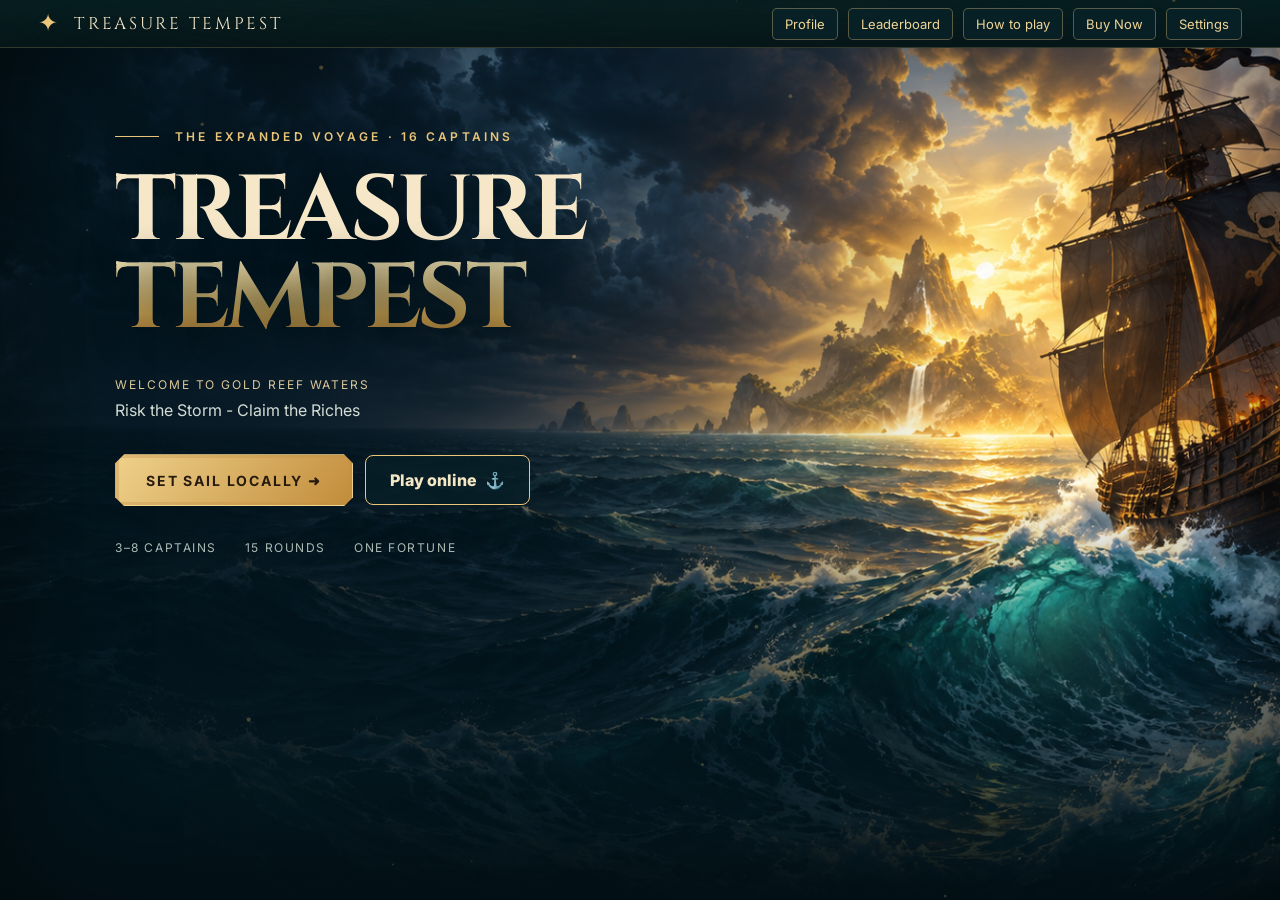
<file: index.html>
<!doctype html><html lang="en"><head><meta charset="utf-8"><meta name="viewport" content="width=device-width, initial-scale=1"><meta name="theme-color" content="#061b22"><title>Treasure Tempest — Set Sail</title><meta name="description" content="Brave the storm. Claim the fortune. Play Treasure Tempest against its trained pirate captains."><link rel="icon" href="favicon.svg" type="image/svg+xml"><link rel="stylesheet" href="style.css?v=online-11"></head><body><canvas id="atmosphere" aria-hidden="true"></canvas><div id="screen"></div><div id="overlay-root"></div><div id="toast" role="status"></div><script type="module" src="app.js?v=online-20"></script></body></html>
</file>
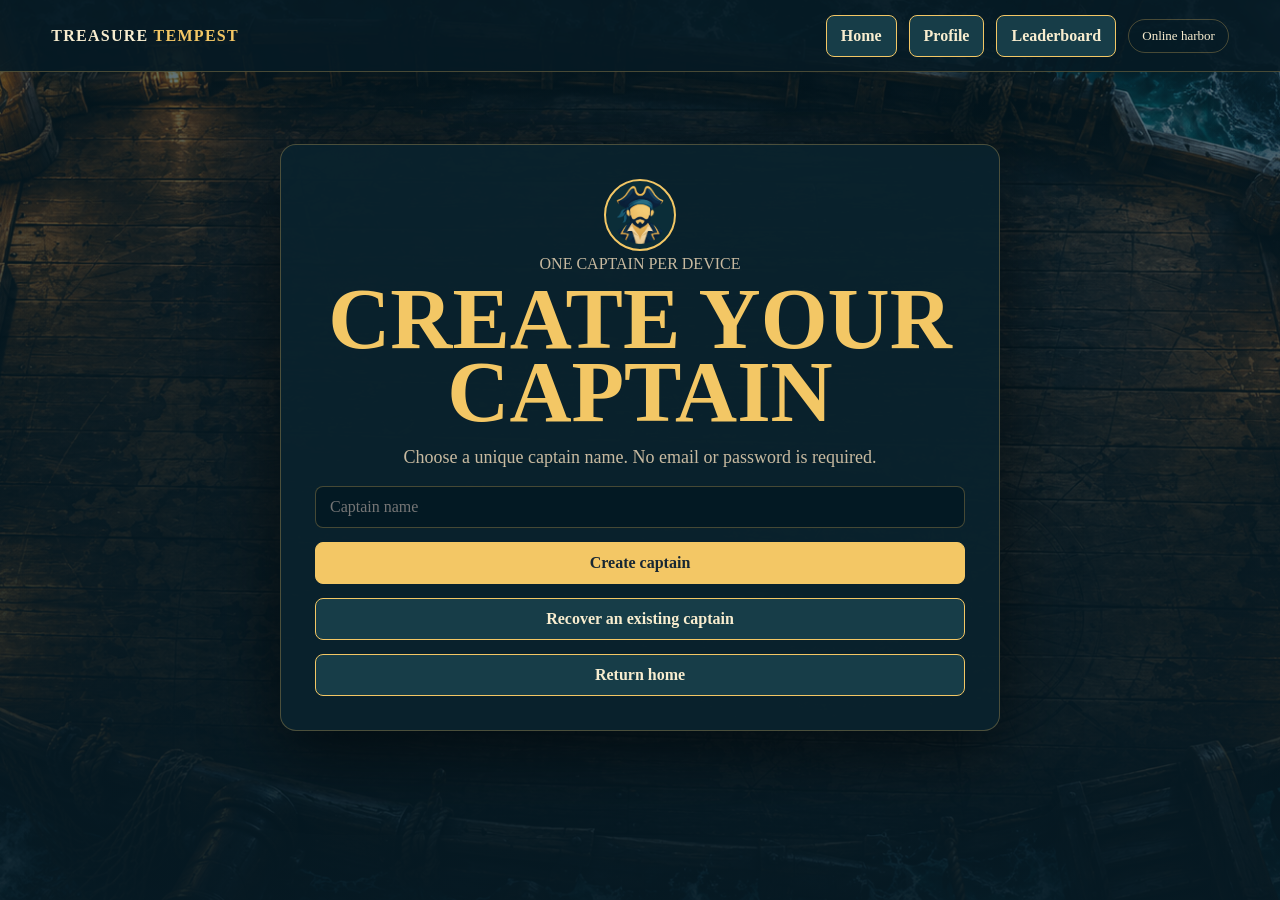
<file: online.html>
<!doctype html>
<html lang="en">
<head>
  <meta charset="utf-8"><meta name="viewport" content="width=device-width,initial-scale=1">
  <title>Treasure Tempest Online</title>
  <link rel="icon" href="favicon.svg"><link rel="stylesheet" href="online.css?v=5">
</head>
<body>
  <header class="top"><button class="brand brand-button" data-act="exit-online">TREASURE <span>TEMPEST</span></button><nav class="row online-nav"><button data-act="exit-online">Home</button><button data-act="profile">Profile</button><button data-act="leaderboard">Leaderboard</button><div id="connection" class="pill">Online harbor</div></nav></header>
  <main id="app" aria-live="polite"></main>
  <div id="toast" role="status"></div>
  <script src="online.js?v=16" type="module"></script>
</body>
</html>
</file>
<file: style.css>
@import url('https://fonts.googleapis.com/css2?family=Cinzel:wght@400;500;600;700;800;900&family=Inter:wght@400;500;600;700&display=swap');
.online-portal{position:fixed;inset:0;width:100%;height:100%;border:0;z-index:10000;background:#061a24}
:root{color-scheme:dark;--ink:#06171d;--panel:#0a2027;--gold:#ebc679;--gold-dark:#8c642f;--text:#f6e7c9;--muted:#a9b8b4;--teal:#75d5cf;--red:#e38b72;--line:rgba(235,198,121,.25);font-family:Inter,Arial,sans-serif;color:var(--text);background:var(--ink)}*{box-sizing:border-box}body{margin:0;min-width:340px}button,input,select{font:inherit}button{cursor:pointer;color:inherit}button:disabled{cursor:not-allowed;opacity:.4}button:focus-visible,input:focus-visible,select:focus-visible{outline:2px solid var(--teal);outline-offset:5px}button{transition:filter .2s,transform .2s,background .2s}button:hover:not(:disabled){filter:brightness(1.14)}button:active:not(:disabled){transform:translateY(1px)}h1,h2,h3,p{margin:0}h1,h2,h3,.display{font-family:Cinzel,Georgia,serif}button.primary{border:1px solid #f2d68e;background:linear-gradient(130deg,#efd18b,#c18c3a);color:#261b0e;box-shadow:0 4px 26px #0006,inset 0 0 0 3px #bf8c4555;padding:16px 30px;font-weight:700;letter-spacing:.13em;text-transform:uppercase;font-size:14px;min-height:52px;clip-path:polygon(9px 0,calc(100% - 9px) 0,100% 9px,100% calc(100% - 9px),calc(100% - 9px) 100%,9px 100%,0 calc(100% - 9px),0 9px)}button.ghost,.small-button{background:#061b2299;border:1px solid var(--line);padding:11px 17px;font-size:14px;border-radius:3px}.text-button{border:0;background:none;color:var(--gold);padding:10px;font-size:14px}.eyebrow{font-size:12px;text-transform:uppercase;letter-spacing:.26em;color:var(--gold);font-weight:600}.muted{color:var(--muted)}.masthead{position:relative;display:flex;justify-content:space-between;align-items:center;padding:26px 5%;z-index:2;border-bottom:1px solid #e8c77e1c}.brand{font-family:Cinzel,Georgia,serif;font-size:17px;letter-spacing:.16em;display:flex;align-items:center;gap:13px}.brand-mark{font-size:30px;color:var(--gold)}.header-actions{display:flex;gap:10px;align-items:center}.intro{min-height:100svh;background:linear-gradient(90deg,#03141bd9 0%,#03141b70 43%,#03141b00 75%),linear-gradient(0deg,#03141b 0%,transparent 45%),url('assets/hero.png') center/cover;position:relative;overflow:hidden}.intro:after{content:'';position:absolute;inset:0;pointer-events:none;box-shadow:inset 0 0 130px #0008}.intro-copy{position:relative;z-index:1;margin:9vh 0 0 9%;width:min(640px,70%);animation:arrive 1.2s ease-out}.intro .edition{display:flex;align-items:center;gap:16px;margin-bottom:23px}.edition:before{content:'';width:44px;height:1px;background:var(--gold)}.intro h1{font-size:clamp(62px,7.2vw,112px);line-height:.96;font-weight:700;letter-spacing:-.05em;text-shadow:0 4px 40px #001318}.intro h1 span{display:block;background:linear-gradient(#fff2c4,#ddb057 65%,#996427);background-clip:text;color:transparent}.intro-copy>p{color:#d3dcd5;line-height:1.8;margin:26px 0 30px;max-width:370px;font-size:16px}.intro .primary{min-width:228px}.intro-meta{display:flex;gap:28px;margin-top:34px;color:#acb9b3;font-size:12px;letter-spacing:.13em;text-transform:uppercase}.intro-footer{position:absolute;z-index:2;bottom:25px;left:5%;right:5%;display:flex;justify-content:space-between;color:#a8b7b4;font-size:12px;letter-spacing:.15em}.intro-footer span:last-child{color:var(--gold)}#atmosphere{position:fixed;inset:0;width:100%;height:100%;pointer-events:none;z-index:25;opacity:.65}.setup{min-height:100svh;background:linear-gradient(#04151aea,#04151ad9),url('assets/hero.png') center/cover fixed}.setup-content{max-width:1180px;margin:auto;padding:42px 32px 60px}.section-heading{display:flex;justify-content:space-between;align-items:end;gap:20px;margin-bottom:30px}.section-heading h1{font-size:42px;margin-top:8px}.setup-columns{display:grid;grid-template-columns:300px 1fr;gap:45px}.setup-panel{border:1px solid var(--line);background:linear-gradient(140deg,#16353b99,#071c23cc);padding:24px}.setup-panel h3{font-size:20px;margin-bottom:15px}.count-controls{display:flex;gap:10px;margin:20px 0 25px}.count-controls button{width:48px;height:50px;background:#04141b;border:1px solid var(--line);font-family:Cinzel,Georgia,serif;font-size:21px}.count-controls button.selected{background:var(--gold);color:#172127}.field-label{display:block;font-size:13px;color:var(--muted);margin:18px 0 8px}.setup input,.setup select{background:#06171d;border:1px solid var(--line);padding:12px;width:100%;color:var(--text);border-radius:3px}.setup-note{font-size:14px;line-height:1.7;color:var(--muted);margin-top:20px}.power-choices{display:grid;grid-template-columns:1fr 1fr;gap:24px}.power-choice{background:linear-gradient(#132a2a,#071a21);border:1px solid var(--line);padding:0;text-align:left;position:relative;overflow:hidden;box-shadow:0 14px 34px #0005;border-radius:6px}.power-choice:hover{transform:translateY(-5px);border-color:var(--gold)}.power-choice.chosen{border:2px solid var(--gold);box-shadow:0 0 25px #edbd5433}.power-choice img{width:100%;height:290px;object-fit:cover;object-position:center 30%;display:block;mask-image:linear-gradient(#000 75%,transparent)}.power-choice .choice-info{padding:0 24px 24px;position:relative;margin-top:-8px}.choice-info h2{font-size:23px;color:var(--gold);margin:8px 0 12px}.choice-info p{font-size:14px;line-height:1.7;color:#c2ccc5;min-height:72px}.choice-info .lives{font-size:12px;letter-spacing:.14em;color:var(--teal)}.chosen-badge{position:absolute;right:12px;top:12px;background:var(--gold);color:#102025;padding:8px 12px;font-size:12px;font-weight:700}.setup-bottom{display:flex;justify-content:space-between;align-items:center;gap:20px;margin-top:26px}.assignment-grid{display:grid;grid-template-columns:repeat(3,1fr);gap:12px;margin-top:20px}.assignment{padding:15px;background:#071c24;border:1px solid var(--line)}.assignment label{font-size:13px;color:var(--muted)}.modal-backdrop{position:fixed;z-index:60;inset:0;background:#001116de;backdrop-filter:blur(12px);display:grid;place-items:center;padding:24px}.modal{width:min(850px,100%);max-height:90svh;overflow:auto;padding:30px;background:linear-gradient(140deg,#153139,#06171d);border:1px solid var(--gold-dark);box-shadow:0 25px 100px #0009;border-radius:7px}.modal h2{font-size:27px;margin:0 0 20px}.modal-top{display:flex;justify-content:space-between;align-items:start}.close{background:none;border:1px solid var(--line);width:34px;height:34px;border-radius:50%;font-size:22px}.modal p{color:var(--muted);line-height:1.7}.rule-grid{display:grid;grid-template-columns:1fr 1fr;gap:16px;margin:20px 0}.rule-grid article{padding:16px;border:1px solid var(--line)}.rule-grid h3{color:var(--gold);font-size:17px;margin-bottom:8px}#toast{position:fixed;z-index:100;bottom:30px;left:50%;transform:translateX(-50%);background:#17353f;color:#fff1d3;border:1px solid var(--gold);padding:15px 24px;opacity:0;pointer-events:none;transition:opacity .2s;max-width:90vw}#toast.visible{opacity:1}@keyframes arrive{from{opacity:0;transform:translateY(24px)}to{opacity:1;transform:none}}@media(max-width:800px){.intro-copy{margin-top:13vh;margin-left:7%;width:86%}.intro{background-position:62%}.intro h1{font-size:70px}.brand{font-size:13px}.setup-columns{grid-template-columns:1fr}.setup-content{padding:25px 20px}.setup-panel{display:block}.power-choice img{height:240px}.section-heading h1{font-size:30px}.assignment-grid{grid-template-columns:1fr 1fr}.intro-footer{font-size:10px}.intro-meta{gap:16px}.rule-grid{grid-template-columns:1fr}}@media(prefers-reduced-motion:reduce){*,*:before,*:after{animation:none!important;transition:none!important;scroll-behavior:auto!important}#atmosphere{display:none}}
/* The captain's table */
.game{min-height:100svh;background:linear-gradient(#03161bc9,#03161b77),url('assets/table.png') center/cover fixed}.game .masthead{padding:14px 3%;background:#04171dc9}.game-layout{display:grid;grid-template-columns:86px minmax(0,1fr);gap:24px;max-width:1540px;margin:auto;padding:22px 28px 28px}.round-track{grid-row:1/4;position:relative;display:flex;flex-direction:column;align-items:center;padding:15px 8px;background:linear-gradient(90deg,#b78a45,#ead19a 18%,#d8b775 83%,#92703d);border:2px solid #754f24;color:#382918;box-shadow:0 8px 30px #0007;border-radius:7px 7px 15px 15px;align-self:stretch}.round-track:before{content:'';position:absolute;left:50%;top:81px;bottom:32px;border-left:1px dashed #6b4c2f88}.round-track .eyebrow{font-size:11px;color:#604120;letter-spacing:.12em;z-index:1}.round-big{font-family:Cinzel,Georgia,serif;font-size:30px;font-weight:700;margin:0 0 12px;z-index:1}.round-node{position:relative;z-index:1;display:flex;align-items:center;justify-content:center;width:27px;height:27px;min-height:27px;margin:3px 0;border-radius:50%;border:1px solid #846637;background:#d6b674;font-family:Cinzel,Georgia,serif;font-size:13px;font-weight:700}.round-node:nth-child(3n){transform:translateX(-13px)}.round-node:nth-child(3n + 1){transform:translateX(13px)}.round-node.past{background:#80623c;color:#d9c296}.round-node.current{background:#0f3c45;color:#fce7b7;border:2px solid #eec765;box-shadow:0 0 0 3px #235c6477,0 0 16px #154d49}.round-node.danger:after{content:'+';position:absolute;right:-14px;font:700 16px Inter;color:#9f3429}.track-end{font-size:25px;color:#9f3429;margin-top:auto;z-index:1}.opponents{display:grid;grid-template-columns:repeat(var(--opponents),minmax(0,1fr));gap:14px;min-width:0}.captain{position:relative;border:1px solid #c9a76438;background:linear-gradient(145deg,#15343cdb,#06191ff2);border-radius:5px;overflow:hidden;min-width:0;box-shadow:0 8px 25px #0004}.captain.drawing{border-color:var(--gold);box-shadow:0 0 25px #ddb97024}.captain.departed{opacity:.67}.captain-head{display:flex;gap:12px;padding:12px 12px 8px;align-items:center}.portrait-button{flex-shrink:0;padding:0;width:60px;height:77px;border:1px solid #c5a45f88;border-radius:4px;overflow:hidden;background:#091b21}.portrait-button img{width:100%;height:100%;object-fit:cover;object-position:center 25%;transform:scale(1.1)}.captain-name{font-size:12px;color:var(--muted);margin-bottom:4px}.captain h3{font-size:14px;line-height:1.35;color:#f0d69a}.ship-count{display:flex;gap:4px;align-items:center;color:var(--teal);font-size:14px;margin-top:7px}.ship-count span{color:var(--muted);font-size:12px;margin-left:3px}.captain-status{font-size:11px;letter-spacing:.1em;text-transform:uppercase;display:flex;justify-content:space-between;padding:8px 12px;background:#03141980;color:var(--muted);border-top:1px solid #c9a76415}.captain-status .shield{color:var(--teal)}.tokens{display:flex;gap:3px;flex-wrap:wrap;margin-top:5px}.token-dot{display:inline-block;width:10px;height:10px;border-radius:50%;background:radial-gradient(circle at 35% 30%,#f5d999,#b07d33);border:1px solid #f0d9a388}.held-cards{display:flex;align-items:center;gap:5px;min-height:50px;padding:7px 10px;overflow-x:auto}.held-card{position:relative;flex:0 0 32px;width:32px;height:47px;padding:0;border:1px solid #c49d5c77;border-radius:2px;background:#04141c;transition:transform .2s}.held-card:hover{transform:translateY(-4px)}.held-card img{width:100%;height:100%;object-fit:cover;border-radius:2px}.held-card .copy-mark{position:absolute;bottom:-1px;right:-2px;font-size:11px;background:#24626c;color:white;padding:1px 3px}.empty-held{font-size:11px;letter-spacing:.03em;color:#849893}.main-table{display:grid;grid-template-columns:minmax(0,1fr) 228px;gap:22px;min-height:335px}.play-surface{position:relative;display:flex;flex-direction:column;align-items:center;padding:14px 20px 18px;border:1px solid #d5b97c25;border-radius:90px 90px 18px 18px;background:radial-gradient(ellipse at center,#0c414d44,#051b2366 65%);box-shadow:inset 0 0 60px #0004}.table-heading{display:flex;align-items:center;gap:12px;font-size:12px;letter-spacing:.2em;text-transform:uppercase;color:var(--teal);margin-bottom:10px}.table-heading:before,.table-heading:after{content:'';height:1px;width:40px;background:#74cec944}.pot-label{font-size:11px;text-transform:uppercase;letter-spacing:.3em;color:#c1ba9f}.gold-counter{display:flex;gap:5px;padding:9px;background:linear-gradient(135deg,#765224,#c09c55 38%,#68471e);border:1px solid #d9b56c;border-radius:6px;box-shadow:0 8px 30px #0008,inset 0 0 0 3px #341e11;margin:8px 0 14px;position:relative}.gold-counter:before,.gold-counter:after{content:'✦';font-size:12px;color:#f6d790;position:absolute;top:50%;transform:translateY(-50%)}.gold-counter:before{left:-22px}.gold-counter:after{right:-22px}.digit{position:relative;background:linear-gradient(#241e16,#0e1412 47%,#070b0b 49%,#0e1412 51%,#282217);border:1px solid #e3bd613d;border-radius:3px;width:58px;height:68px;display:grid;place-items:center;font-family:Cinzel,Georgia,serif;font-weight:600;font-size:52px;line-height:1;color:#f5d38c;text-shadow:0 0 16px #f0b23b44;font-variant-numeric:tabular-nums;box-shadow:inset 0 3px 12px #000}.digit:after{content:'';position:absolute;top:50%;left:0;right:0;border-top:1px solid #02090ba0}.gold-counter.changed{animation:gold-pulse .6s}.pile-row{display:flex;justify-content:center;align-items:center;gap:40px;flex:1}.pile-column{text-align:center;position:relative}.pile-label{font-size:10px;text-transform:uppercase;letter-spacing:.18em;color:#b9c4b7;margin:7px 0}.draw-pile,.discard-pile{position:relative;display:block;padding:0;width:84px;height:126px;background:#061d26;border:1px solid #b59555;border-radius:6px;box-shadow:3px 3px 0 #243636,5px 5px 0 #947449,7px 7px 0 #102a2e,0 10px 20px #0008}.draw-pile img,.discard-pile img{width:100%;height:100%;object-fit:cover;border-radius:5px}.draw-pile:hover{transform:translateY(-3px) rotate(-2deg)}.discard-pile{opacity:.55;box-shadow:2px 3px 0 #b58b4866;width:65px;height:98px}.current-card{width:108px;height:162px;position:relative;display:grid;place-items:center;border-radius:6px;border:1px dashed #c7a66066;color:#b3b8a8;background:#0a222766}.current-card img{width:100%;height:100%;object-fit:cover;border-radius:6px;box-shadow:0 8px 22px #0008}.current-card button{padding:0;border:0;background:none;width:100%;height:100%}.card-placeholder{font-size:34px;color:#bc955655}.last-drawer{font-size:12px;color:#becac4;min-height:16px;margin-top:10px;text-align:center}.logbook{background:#04171dce;border:1px solid var(--line);border-radius:5px;padding:17px 15px;display:flex;flex-direction:column;max-height:355px}.logbook .eyebrow{font-size:11px;letter-spacing:.14em;display:flex;justify-content:space-between;border-bottom:1px solid var(--line);padding-bottom:12px}.log-lines{overflow:auto;flex:1;padding-top:8px;scrollbar-width:thin;scrollbar-color:#4a635e transparent}.log-entry{font-size:12px;line-height:1.6;color:#bcc7c0;margin:0;padding:7px 0;border-bottom:1px solid #e3c7860b}.log-entry.gold{color:#ddc183}.log-entry.danger{color:#dfa18c}.log-entry.safe{color:#82c9c5}.log-entry.round{color:#e8d6af;font-weight:600}.player-deck{display:flex;align-items:stretch;gap:18px;padding:15px 18px;border:1px solid #d5b16d66;border-radius:5px;background:linear-gradient(110deg,#14353eda,#061a22e8);min-width:0}.player-identity{display:flex;gap:14px;min-width:240px;align-items:center}.player-identity .portrait-button{width:72px;height:98px}.player-identity h2{font-size:19px;color:var(--gold);margin:4px 0}.player-identity .eyebrow{font-size:10px}.player-deck .held-cards{flex:1;border-left:1px solid var(--line);padding-left:18px;align-items:center}.player-deck .held-card{width:52px;height:78px;flex-basis:52px}.player-deck .empty-held{font-size:12px;line-height:1.6;max-width:180px}.personal-secret{border:1px dashed var(--teal);padding:7px;border-radius:4px;display:flex;align-items:center;gap:9px;font-size:12px;color:var(--teal)}.personal-secret img{width:40px;border-radius:3px}.action-dock{grid-column:2;display:flex;align-items:center;justify-content:space-between;gap:20px;padding:16px 2px}.decision-copy h3{font-size:18px;margin-bottom:5px}.decision-copy p{font-size:13px;color:var(--muted);line-height:1.5;max-width:440px}.action-buttons{display:flex;flex-wrap:wrap;gap:9px;justify-content:flex-end}.action-buttons .primary{font-size:12px;padding:14px 22px;min-width:160px}.action-buttons .ghost{font-size:13px}.harbor-button{background:linear-gradient(#174f58,#0c343c)!important;border:1px solid #67b7b7!important;color:#d0efdd!important}.turn-chip{border:1px solid #91d2c33d;color:var(--teal);padding:7px 11px;border-radius:20px;font-size:11px;letter-spacing:.1em}.game-utility{display:flex;gap:6px;align-items:center}.game-utility button{font-size:12px;padding:8px 12px}.game-message{padding:35px;text-align:center}.choice-modal .choice-buttons{display:grid;grid-template-columns:repeat(auto-fit,minmax(190px,1fr));gap:14px;margin-top:25px}.choice-option{border:1px solid var(--line);background:#08242d;padding:18px;color:var(--text);text-align:center;border-radius:4px;line-height:1.6;font-size:14px}.choice-option:hover{border-color:var(--gold)}.choice-option .mini-preview{display:flex;justify-content:center;gap:8px;margin-bottom:12px}.mini-preview img{width:70px;border-radius:4px}.mini-preview .bottom-card{opacity:.4;transform:rotate(10deg)}.choice-modal .large-cards{display:flex;gap:20px;justify-content:center;margin:20px}.large-cards img{width:min(140px,25vw);border-radius:7px}.reveal-stage{position:fixed;inset:0;z-index:45;display:flex;flex-direction:column;align-items:center;justify-content:center;pointer-events:none;background:radial-gradient(ellipse,#041b2377,#021015d9);animation:reveal-veil 1.9s both}.reveal-stage .reveal-card{height:min(56vh,480px);width:auto;aspect-ratio:2/3;object-fit:cover;border-radius:12px;box-shadow:0 0 70px #e4b85366,0 25px 80px #000;animation:card-reveal 1.9s cubic-bezier(.2,.8,.2,1) both;position:relative;z-index:2}.reveal-title{font-family:Cinzel,Georgia,serif;font-size:clamp(23px,3vw,42px);color:var(--gold);margin:22px 0 8px;text-align:center;letter-spacing:.04em;z-index:2}.reveal-sub{font-size:14px;color:#d0e7df;letter-spacing:.08em;z-index:2}.reveal-stage.surge{background:radial-gradient(ellipse,#1a6b8777,#01111fe8)}.reveal-stage.surge:before{content:'';position:absolute;inset:0;background:linear-gradient(115deg,transparent 46%,#91eaffaa 49%,transparent 51%);animation:lightning 1.3s both}.reveal-stage.whirlpool{background:radial-gradient(ellipse,#074e6688,#000c18ed)}.reveal-stage.whirlpool:before{content:'';position:absolute;width:130vmax;height:130vmax;background:repeating-conic-gradient(from 0deg,transparent 0deg 30deg,#319ccf27 40deg 55deg,transparent 65deg 90deg);mask-image:radial-gradient(circle,transparent 5%,#000 10%,transparent 60%);animation:vortex 2s linear infinite}.reveal-stage.crown:before{content:'';position:absolute;inset:-50%;background:repeating-conic-gradient(#d5a44500 0deg 15deg,#f5c66429 20deg 24deg,#d5a44500 29deg 40deg);animation:vortex 20s linear infinite}.reveal-stage.idol,.reveal-stage.coin_curse{background:radial-gradient(ellipse,#582566b3,#0b071bed)}.reveal-stage.idol .reveal-card{box-shadow:0 0 100px #ab4dce99;animation:card-reveal 1.9s both}.reveal-stage.marooned{background:radial-gradient(ellipse,#6837219c,#160b0be8)}.reveal-stage.marooned .reveal-card{box-shadow:0 0 80px #c95b3966}.reveal-stage.safe .reveal-card{box-shadow:0 0 70px #68d3c566}.dealing .draw-pile{animation:shuffle .45s 3}.dealing .captain{animation:arrive .7s both;animation-delay:calc(var(--seat)*.09s)}.score-table{width:100%;border-collapse:collapse;margin:20px 0}.score-table th{text-align:left;color:var(--muted);font-size:12px;font-weight:500;padding:10px}.score-table td{padding:13px 10px;border-top:1px solid var(--line);font-size:14px}.score-table .gold-value{font-family:Cinzel,Georgia,serif;color:var(--gold);font-size:22px;text-align:right}.score-table .you-score{background:#d1af5c13}.end-scene{min-height:100svh;display:flex;flex-direction:column;align-items:center;justify-content:center;background:linear-gradient(#03172077,#031720f2),url('assets/hero.png') center/cover;text-align:center;padding:35px}.end-scene.lost{background-image:linear-gradient(#031720bb,#031720f2),url('assets/hero.png')}.end-scene h1{font-size:clamp(40px,7vw,86px);color:var(--gold);margin:14px 0;text-shadow:0 0 60px #e8bb4966}.end-scene>p{font-size:16px;color:#bdc9c1;margin-bottom:25px}.winner-medallion{width:110px;height:110px;border-radius:50%;overflow:hidden;border:3px solid var(--gold);box-shadow:0 0 0 10px #dfb65a16,0 0 60px #d7a34455}.winner-medallion img{width:100%;height:100%;object-fit:cover;object-position:50% 25%}.end-score{max-width:650px;width:100%;padding:10px 25px;background:#04181ccc;border:1px solid var(--line);margin:20px 0 25px}.card-detail{display:grid;grid-template-columns:200px 1fr;gap:26px;align-items:center}.card-detail>img{width:100%;border-radius:8px}.card-detail .eyebrow{margin-bottom:8px}.card-detail p{margin:15px 0}.card-detail .power-art{height:290px;object-fit:cover;object-position:50% 20%}.card-gallery{display:grid;grid-template-columns:repeat(auto-fill,minmax(75px,1fr));gap:12px;margin:20px 0}.card-gallery img{width:100%;border-radius:4px}.card-gallery button{padding:0;border:0;background:none}.loading-compass{width:60px;height:60px;margin:25vh auto 20px;border:1px solid var(--gold);border-top:3px solid var(--gold);border-radius:50%;animation:vortex 1s linear infinite}.loading-text{text-align:center;color:var(--gold)}@keyframes card-reveal{0%{opacity:0;transform:translateY(180px) rotateY(90deg) scale(.4)}20%{opacity:1;transform:translateY(0) rotateY(0) scale(1)}75%{opacity:1;transform:none}100%{opacity:0;transform:translateY(95px) scale(.25) rotate(5deg)}}@keyframes reveal-veil{0%{opacity:0}15%,75%{opacity:1}100%{opacity:0}}@keyframes vortex{to{transform:rotate(360deg)}}@keyframes lightning{0%,30%,65%,100%{opacity:0}10%,45%{opacity:1}}@keyframes gold-pulse{30%{filter:brightness(1.7);transform:scale(1.025)}}@keyframes shuffle{0%,100%{transform:rotate(-3deg)}50%{transform:translate(10px,-5px) rotate(4deg)}}
@media(min-width:1500px){.main-table{min-height:405px}.current-card{width:130px;height:195px}.draw-pile{width:103px;height:154px}.logbook{max-height:415px}.captain-head{padding:17px}.portrait-button{width:74px;height:96px}.captain h3{font-size:16px}.captain-status{font-size:12px}.round-node{margin:6px 0}}
@media(max-width:1150px){.game-layout{gap:16px;padding:18px;grid-template-columns:65px minmax(0,1fr)}.opponents{gap:8px}.captain-head{gap:7px;padding:8px}.portrait-button{width:44px;height:62px}.captain h3{font-size:12px}.captain-name{font-size:11px}.main-table{grid-template-columns:minmax(0,1fr) 190px;gap:14px}.logbook{padding:12px}.action-dock{flex-direction:column;align-items:stretch;padding-top:5px}.action-buttons{justify-content:center}.decision-copy{text-align:center}.decision-copy p{max-width:none}.player-identity{min-width:210px}.round-node{margin:5px 0}.captain-status{font-size:10px;padding:7px}.held-cards{min-height:44px}.held-card{width:27px;height:40px;flex-basis:27px}}
@media(max-width:800px){.game-layout{grid-template-columns:1fr;padding:12px;gap:14px}.round-track{grid-row:auto;flex-direction:row;justify-content:space-between;padding:8px 10px;border-radius:5px;gap:4px}.round-track:before{display:none}.round-track .eyebrow,.track-end{display:none}.round-big{font-size:18px;margin:0 6px 0 0}.round-node,.round-node:nth-child(n){transform:none;margin:0;width:22px;height:22px;min-height:22px;font-size:11px;flex:0 0 22px}.round-node.danger:after{font-size:10px;right:-3px;top:-6px}.opponents{grid-template-columns:repeat(var(--opponents),minmax(0,1fr));overflow-x:auto}.captain{min-width:105px}.opponents:has(.captain:nth-child(5)){grid-template-columns:repeat(5,minmax(108px,1fr))}.captain-head{flex-direction:column;text-align:center}.portrait-button{width:52px;height:64px}.captain .ship-count{justify-content:center}.captain-name{display:none}.captain h3{font-size:11px;min-height:30px}.captain .tokens{justify-content:center}.captain-status{justify-content:center}.captain-status .shield{display:none}.captain .held-cards{min-height:37px;padding:5px}.captain .held-card{height:31px;width:21px;flex-basis:21px}.captain .empty-held{font-size:9px}.main-table{grid-template-columns:1fr}.logbook{max-height:125px;order:2}.logbook .eyebrow{padding-bottom:7px}.log-entry{padding:4px 0}.play-surface{padding:15px 10px;min-height:315px}.action-dock{grid-column:1;position:sticky;bottom:0;background:#04191df5;border-top:1px solid var(--line);padding:12px;margin:0 -12px -12px;z-index:30;backdrop-filter:blur(15px)}.player-deck{padding:12px;gap:10px}.player-identity{min-width:170px}.player-identity h2{font-size:15px}.player-identity .portrait-button{width:53px;height:77px}.player-identity .ship-count{font-size:12px}.player-deck .held-cards{padding-left:10px}.player-deck .held-card{width:38px;height:57px;flex-basis:38px}.game .brand{font-size:11px;letter-spacing:.1em}.game .brand-mark{font-size:22px}.game-utility{gap:3px}.game-utility button{font-size:11px;padding:7px}.game .masthead{padding:10px}.decision-copy h3{font-size:15px}.decision-copy p{font-size:12px}.action-buttons .primary{padding:12px;font-size:11px}.action-buttons .ghost{padding:10px;font-size:12px}.card-detail{grid-template-columns:120px 1fr;gap:16px}.card-detail .power-art{height:190px}.card-detail h2{font-size:20px}.card-detail p{font-size:14px}.gold-counter .digit{width:49px;height:61px;font-size:45px}.power-choice .choice-info{padding:0 14px 20px}.power-choice h2{font-size:18px}.setup-bottom{flex-direction:column;align-items:stretch}.setup-bottom .primary{width:100%}.modal{padding:20px}.round-track{overflow-x:auto}}
.known-cards{font-size:14px;color:var(--teal);text-align:center;margin:12px auto;max-width:90%;line-height:1.5}.action-dock{position:sticky;bottom:0;z-index:20;background:linear-gradient(110deg,#0b242df5,#06161dfc);box-shadow:0 -10px 30px #0005}.player-deck{scroll-margin-bottom:160px}
/* Voyage interface, second edition */
.game{background:linear-gradient(#06191ee8,#07191deb),url('assets/table.png') center/cover fixed;min-height:100svh}.game .masthead{padding:15px 3%;gap:20px}.game-layout{display:flex;flex-direction:column;gap:18px;max-width:1480px;margin:auto;padding:0 28px 22px}.game-utility{display:flex;flex-wrap:wrap;gap:8px;align-items:center}.game .brand{font-size:15px}.voyage-track{display:flex;align-items:center;gap:22px;max-width:1480px;margin:20px auto;padding:20px 28px;background:linear-gradient(100deg,#1b302e,#10282e 50%,#26332a);border-block:1px solid #e2bf7250;position:relative;box-shadow:0 10px 35px #0004}.voyage-title{flex-shrink:0;display:grid;gap:4px}.voyage-title strong{font:32px Cinzel,Georgia,serif;color:var(--gold)}.voyage-title strong small{font-size:17px;color:#b9beb0}.route-nodes{display:flex;flex:1;justify-content:space-between;position:relative;padding:8px 0 20px}.route-nodes:before{content:'';position:absolute;left:2%;right:2%;top:25px;border-top:2px dashed #c8aa6766}.route-stop{position:relative;display:grid;place-items:center;width:36px;flex-shrink:0}.route-stop>span{display:grid;place-items:center;width:34px;height:34px;background:#102329;border:1px solid #c3a87080;border-radius:50%;color:#b8b9a4;font:16px Georgia,serif;box-shadow:0 3px 5px #0008}.route-stop.current>span{background:#efcc7d;color:#142124;border:2px solid #fff0b7;box-shadow:0 0 0 5px #ecc66b25,0 0 25px #ecc66b50;font-weight:bold;transform:scale(1.15)}.route-stop.passed>span{color:#75c9c3;background:#133537}.route-stop.maelstrom>span{border-color:#c97855}.route-stop small{position:absolute;top:43px;white-space:nowrap;font-size:10px;letter-spacing:.05em;color:#edb38d}.finish-flag{font-size:30px;color:var(--gold)}.turn-banner{display:flex;align-items:center;gap:18px;padding:17px 22px;border:1px solid #a9905870;background:linear-gradient(110deg,#153039,#10232c);border-left:5px solid var(--gold);box-shadow:0 8px 25px #0003}.turn-banner>img{width:63px;height:80px;object-fit:cover;border:1px solid var(--gold);border-radius:4px}.turn-banner h2{font-size:clamp(21px,2.1vw,30px);margin:5px 0;color:#fff1c8}.turn-banner p{font-size:14px;line-height:1.45;color:#b9cac9}.turn-banner.your-turn{border-color:var(--teal);background:linear-gradient(110deg,#174946,#122e35)}.turn-banner.your-turn h2{color:#a2fff0}.turn-arrow{margin-left:auto;font-size:40px;color:var(--gold);animation:turnPulse 1.5s ease-in-out infinite}.weather-banner{display:flex;align-items:center;justify-content:center;gap:16px;border-radius:6px;padding:15px 20px;text-align:left;border:1px solid #79999033}.weather-banner.calm{background:linear-gradient(100deg,#174a55,#226677,#194b56);border-color:#8ae4e690;box-shadow:0 0 30px #4cc9df14}.weather-banner.danger{background:#302d25;border-color:#ad885050}.weather-mark{font-size:32px;color:#c8f8e8}.weather-banner strong{display:block;letter-spacing:.1em;font-size:15px;color:#e0fff3}.weather-banner span:not(.weather-mark){display:block;font-size:13px;line-height:1.6;margin-top:4px;color:#c0e7e1}.weather-banner.danger strong{color:#efd293}.weather-banner.danger span{color:#cfc1a9}.opponents{display:grid;grid-template-columns:repeat(var(--opponents),minmax(0,1fr));gap:12px;overflow:visible}.captain{min-width:0;border-radius:7px;border:1px solid #627d7540;padding:13px 12px 0;background:linear-gradient(135deg,#163339,#0e242d);overflow:hidden;animation:none}.captain-head{display:flex;gap:10px;align-items:center}.captain .portrait-button{width:50px;height:70px;flex-shrink:0}.captain .portrait-button img{width:100%;height:100%;object-fit:cover}.captain h3{font-size:clamp(13px,1.12vw,17px);line-height:1.35;margin:3px 0;overflow-wrap:normal}.captain-name{font-size:11px;letter-spacing:.05em;color:#b9c7c2}.captain.drawing{border:2px solid var(--gold);padding:12px 11px 0;box-shadow:0 0 0 3px #e7c67c12,0 0 30px #e7c67c18}.captain.drawing .captain-name{color:#ffe3a3;font-weight:bold}.captain.docked{border-color:#66c4b7;background:linear-gradient(130deg,#163c37,#122b2c)}.captain.sunk{background:#211e26;filter:saturate(.35);border-color:#956c6555}.captain-status{display:flex;flex-direction:column;align-items:flex-start;gap:5px;margin:10px -12px 0;padding:9px 12px;background:#03191c88;font-size:11px;letter-spacing:.055em;color:#b2d4d0;min-height:34px;line-height:1.4}.docked .captain-status{background:#246156;color:#d6fff0}.sunk .captain-status{color:#ecb4a4;background:#442a32}.captain-status b{font-size:12px;letter-spacing:0}.ship-icon{width:23px;height:23px;object-fit:contain;vertical-align:middle;flex-shrink:0;display:inline-block}.ship-count{display:flex;align-items:center;gap:6px;font-size:16px;line-height:1.5}.ship-count>span{font-size:12px;color:#b0c2be}.ship-count .shield{color:#90e4d8}.tokens{margin-top:6px;min-height:0}.token-dot{width:10px;height:10px}.captain .held-cards{min-height:34px;margin-top:10px;overflow-x:auto;gap:5px}.empty-held{font-size:11px;line-height:1.4}.held-card{width:34px;height:48px;flex-shrink:0}.main-table{display:grid;grid-template-columns:minmax(350px,.9fr) minmax(380px,1.1fr);gap:20px;align-items:stretch}.play-surface{border:1px solid #baa26855;border-radius:12px;padding:24px 25px;background:radial-gradient(ellipse at 50% 35%,#25474455,#091c2466 70%);min-width:0;text-align:center;display:flex;flex-direction:column;align-items:center;position:relative}.calm-mode .play-surface{box-shadow:inset 0 0 60px #4dc4da12;border-color:#68d1d355}.pot-label{font-size:12px;letter-spacing:.25em;color:var(--gold);margin:0 0 13px}.gold-counter{display:flex;padding:9px;border:2px solid #d6b26a;border-radius:8px;background:#071417;gap:5px;box-shadow:0 0 0 4px #6e572d,0 12px 22px #0008,inset 0 0 18px #000;position:relative;margin:0}.gold-counter:before,.gold-counter:after{display:none}.digit{font:clamp(42px,5.5vw,75px)/1.1 Georgia,serif;display:grid;place-items:center;width:clamp(42px,5.4vw,65px);height:clamp(62px,6.7vw,84px);background:linear-gradient(#1c2625 49%,#050b0e 50%,#1d2423);color:#ffe0a1;position:relative;overflow:hidden;border:1px solid #b09a6344;border-radius:3px;text-shadow:0 0 17px #dfbb5940}.digit:after{content:'';position:absolute;top:50%;height:1px;left:0;right:0;background:#000a;pointer-events:none}.digit.tick>span{animation:digitRoll .11s ease-out}.pot-change{height:32px;padding-top:12px;font-size:13px;font-weight:bold;letter-spacing:.12em}.pot-change.gain{color:#b2f6bb}.pot-change.loss{color:#ffb59c}.pile-row{display:flex;justify-content:center;gap:clamp(30px,5vw,80px);width:100%;margin:15px 0 0;align-items:center}.pile-column{display:flex;flex-direction:column;align-items:center;gap:13px;min-width:0}.pile-label{font-size:11px;letter-spacing:.11em;line-height:1.4;color:#c6ccc0;text-align:center}.draw-pile,.discard-pile{width:clamp(125px,12vw,178px);height:clamp(185px,17.6vw,259px);aspect-ratio:auto;padding:0;border-radius:8px;border:1px solid #d4b47688;position:relative;background:#0b2027;box-shadow:3px 3px #a29878,6px 6px #183138,8px 9px 18px #0008;transform:none}.draw-pile img,.discard-pile img{width:100%;height:100%;object-fit:fill;display:block;border-radius:7px}.draw-pile:before,.draw-pile:after{content:'';position:absolute;inset:-1px;border:1px solid #d3bc80;border-radius:8px;background:url('assets/cards-expansion/back.webp') center/100% 100%;z-index:-1}.draw-pile:before{transform:translate(3px,3px)}.draw-pile:after{transform:translate(6px,6px)}.draw-pile.shuffling{animation:shuffleMain 1s ease-in-out}.draw-pile.shuffling:before{z-index:2;animation:shuffleLeft 1s ease-in-out}.draw-pile.shuffling:after{z-index:3;animation:shuffleRight 1s ease-in-out}.empty-discard{display:block;color:#748e90;font:18px/1.6 Georgia,serif}.fleet-column{min-width:0;display:flex;flex-direction:column;gap:14px;position:relative}.fleet-board{height:260px;position:relative;border:1px solid #8bb5a955;border-radius:10px;isolation:isolate;background:linear-gradient(#061d2230,#061d2220),url('assets/fleet-harbor.png') center/cover;overflow:visible;box-shadow:inset 0 0 35px #0006}.fleet-heading{position:absolute;inset:0 0 auto;padding:11px 15px;display:flex;justify-content:space-between;background:linear-gradient(#031319e8,transparent);font-size:10px;letter-spacing:.12em;color:#f2deb4;border-radius:10px}.fleet-heading span:last-child{color:#c5e9e4;letter-spacing:0}.map-label{position:absolute;font:14px Cinzel,Georgia,serif;text-shadow:0 2px 6px #000;color:#ffe7b4;bottom:12px;pointer-events:none}.harbor-label{left:9%}.ocean-label{right:24%;color:#bee7e9}.fleet-ship{position:absolute;background:none;border:0;width:40px;height:45px;padding:0;z-index:2;transition:opacity 1s;cursor:pointer;filter:drop-shadow(0 3px 3px #0009)}.fleet-ship .ship-icon{width:40px;height:40px}.ship-bob{display:block;animation:shipBob 3s ease-in-out infinite}.ship-number{position:absolute;left:50%;bottom:-10px;transform:translateX(-50%);background:#041923dd;border:1px solid #dec381aa;color:#fff1c5;font-size:9px;min-width:20px;border-radius:3px;padding:2px 4px}.current-ship:before{content:'';position:absolute;inset:-7px;border:2px solid #ffe3a4;border-radius:50%;box-shadow:0 0 20px #ebc679;animation:turnPulse 1.4s infinite}.lost-ship{opacity:.35;filter:grayscale(1)}.lost-ship .ship-bob{transform:rotate(-28deg);animation:none}.at-harbor .ship-number{background:#235b48}.ship-bubble{position:absolute;bottom:58px;left:50%;transform:translate(-50%,8px);display:flex;flex-direction:column;align-items:center;width:130px;padding:9px;background:#082128f5;border:1px solid #edcf8f;border-radius:7px;box-shadow:0 10px 25px #0008;pointer-events:none;opacity:0;transition:.2s;z-index:10}.ship-bubble:after{content:'';position:absolute;bottom:-7px;width:12px;height:12px;background:#082128;border-right:1px solid #edcf8f;border-bottom:1px solid #edcf8f;transform:rotate(45deg)}.ship-bubble img{width:56px;height:76px;object-fit:cover;border-radius:3px}.ship-bubble strong{font-size:12px;line-height:1.3;margin:6px 0}.ship-bubble small{font-size:9px;color:var(--teal);line-height:1.4}.fleet-ship:hover,.fleet-ship:focus-visible{z-index:12}.fleet-ship:hover .ship-bubble,.fleet-ship:focus-visible .ship-bubble{opacity:1;transform:translate(-50%,0)}.resolution-panel{flex:1;min-height:190px;background:linear-gradient(125deg,#153239e8,#0b2029);border:1px solid #ac975a50;border-radius:8px;padding:18px 22px}.outcome-title h3{font-size:23px;margin:7px 0 12px}.outcome-title small{font:10px Inter,Arial,sans-serif;background:#28594f;color:#bdeee1;padding:4px 7px;border-radius:3px;vertical-align:middle;white-space:nowrap}.outcome-title .eyebrow{font-size:10px;line-height:1.6}.resolution-panel ul{margin:0;padding-left:17px;display:grid;gap:8px}.resolution-panel li{font-size:14px;line-height:1.5;color:#d8e5df}.resolution-panel li.important-outcome{color:#ffdab0;font-weight:600}.outcome-empty{font:22px/1.5 Cinzel,Georgia,serif;color:#d7c491}.outcome-empty span{font:14px/1.5 Inter,Arial,sans-serif;color:#9fb7b7}.fleet-notices{position:absolute;top:14px;left:14px;right:14px;z-index:15;background:#0c272cf5;border:1px solid #efd69c;padding:10px 14px;border-radius:5px;box-shadow:0 5px 25px #000b;animation:noticeEnter .4s ease-out;pointer-events:none}.fleet-notices p{font-size:13px;line-height:1.5;color:#ffe5ad}.player-deck{display:flex;align-items:center;gap:24px;padding:18px 22px;border:1px solid #63a79955;background:#112d32;border-radius:8px;min-width:0}.player-identity{display:flex;align-items:center;gap:14px;min-width:230px}.player-identity .portrait-button{width:60px;height:82px;flex-shrink:0}.player-identity h2{font-size:20px;margin:5px 0}.player-identity .eyebrow{font-size:10px}.human-status{display:block;font-size:11px;line-height:1.5;color:#a6f3d8;margin-top:8px;letter-spacing:.06em}.human-out{background:#233b33;border-color:#73b6a3}.human-out .human-status{color:#e0eec1}.player-deck .held-cards{flex:1;overflow-x:auto}.player-deck .held-card{width:48px;height:67px}.logbook{background:#0b1d24;border:1px solid #c1a46730;padding:0;border-radius:6px;max-height:none;width:100%}.logbook summary{cursor:pointer;list-style:none;font:16px Cinzel,Georgia,serif;padding:14px 18px;color:#ddc896;display:flex;justify-content:space-between}.logbook summary span{font:12px Inter,Arial,sans-serif;color:#9cb2b3}.log-lines{max-height:220px;overflow:auto;padding:0 18px 15px}.log-entry{font-size:13px;line-height:1.6;border-bottom:1px solid #ffffff09;padding:6px 0}.log-entry small{color:#819698;margin-right:8px}.action-dock{display:flex;align-items:center;justify-content:space-between;gap:18px;padding:17px 22px;bottom:0;border:1px solid #b9995c70;border-radius:8px;background:#071e25f5;backdrop-filter:blur(15px);box-shadow:0 -7px 30px #0006}.decision-copy{max-width:410px}.decision-copy h3{font-size:18px;margin-bottom:5px}.decision-copy p{font-size:12px;line-height:1.5;color:#b2c4c3}.action-buttons{display:flex;flex-wrap:wrap;justify-content:flex-end;gap:9px}.action-buttons .primary{font-size:12px;min-height:48px;padding:13px 21px}.action-buttons .ghost{font-size:12px}.harbor-button{background:#1c5346!important;border-color:#71c4a6!important;color:#d3ffed}.modal-backdrop{animation:noticeEnter .35s ease-out}.modal{max-height:90svh;overflow:auto}.choice-buttons{display:grid;gap:10px}.choice-option{font-size:14px;line-height:1.5}.reveal-stage.cinematic{z-index:100;pointer-events:auto;animation:none;display:flex;flex-direction:column;align-items:center;justify-content:center;background:#020e17ec;backdrop-filter:blur(9px);overflow:hidden}.reveal-stage.cinematic .reveal-card{width:min(260px,42vw);height:auto;max-height:58svh;object-fit:contain;animation:cardSummon .65s cubic-bezier(.15,.7,.2,1) both;z-index:2;box-shadow:0 0 80px #d7b26840;border-radius:12px}.reveal-caption{font-size:12px;letter-spacing:.2em;color:#d4e8e2;margin-bottom:16px;z-index:2;text-align:center}.cinematic .reveal-title{position:relative;font-size:clamp(24px,4vw,42px);margin-top:18px;z-index:2;text-align:center}.cinematic .reveal-sub{position:relative;font-size:15px;line-height:1.8;color:#ccdeda;max-width:85%;text-align:center;z-index:2;margin-top:7px}.cinematic.depart{animation:revealExit .43s ease-in forwards}.effect-rings{position:absolute;width:100vmax;height:100vmax;inset:50% auto auto 50%;transform:translate(-50%,-50%);opacity:.65;pointer-events:none}.surge .effect-rings{background:repeating-conic-gradient(from 0deg,transparent 0deg 32deg,#9fe5ff 33deg 34deg,transparent 35deg 60deg);animation:stormFlash .5s steps(2) infinite,ringSpin 16s linear infinite;filter:blur(3px)}.whirlpool .effect-rings{background:repeating-conic-gradient(#031924 0deg 15deg,#5dcbd977 25deg,#072635 36deg);border-radius:50%;animation:vortexSpin 2.3s linear infinite;mask-image:radial-gradient(transparent 8%,#000 40%,transparent 70%)}.crown .effect-rings,.diamond .effect-rings{background:repeating-conic-gradient(transparent 0deg 13deg,#f9d26477 14deg 16deg,transparent 19deg 30deg);animation:ringSpin 20s linear infinite}.idol .effect-rings,.coin_curse .effect-rings{background:radial-gradient(ellipse,#b341ba55,transparent 58%);animation:cursePulse 1s ease-in-out infinite}.marooned .effect-rings{background:radial-gradient(#d08d4755,transparent 65%)}.cannon .effect-rings{background:radial-gradient(#ffa54b66,#51282544,transparent 60%);animation:stormFlash .3s steps(2) 3}.safe .effect-rings{background:radial-gradient(#64dcd044,transparent 63%);animation:none}.effect-particles{position:absolute;inset:0;pointer-events:none}.effect-particles i{position:absolute;left:50%;top:50%;width:5px;height:5px;background:#ffe6a1;border-radius:50%;box-shadow:0 0 8px #f8da75;animation:sparkFly 1.7s calc(var(--i)*-.09s) ease-out infinite;--angle:calc(var(--i)*15deg)}.safe .effect-particles i{background:#aeece7;width:3px;height:3px;opacity:.3;animation-duration:4s}.idol .effect-particles i{background:#d283ff;box-shadow:0 0 12px #a854ff}.whirlpool .effect-particles i{background:#a5e7f0}.storm-arrival{position:fixed;inset:0;background:radial-gradient(#163f4ae8,#020d16fb);backdrop-filter:blur(15px);z-index:110;display:grid;place-items:center;text-align:center;animation:noticeEnter .6s}.storm-arrival-content{padding:24px}.storm-arrival h2{font-size:clamp(28px,5vw,50px);margin:20px 0;line-height:1.15}.storm-arrival img{height:min(35svh,260px);border-radius:8px;box-shadow:0 0 80px #73cdda77;animation:shipBob 3s infinite}.storm-arrival p{margin:20px 0;color:#b9d9dc}.audio-setting{margin:25px 0}.audio-setting label{display:flex;justify-content:space-between;margin-bottom:14px;font-size:15px}.audio-setting input{width:100%;accent-color:var(--gold);cursor:pointer}.audio-credits{font-size:12px;line-height:1.8;color:var(--muted)}.audio-credits a{color:var(--teal)}
@keyframes digitRoll{from{transform:translateY(-40%);filter:blur(2px)}to{transform:translateY(0);filter:blur(0)}}@keyframes turnPulse{50%{opacity:.6;transform:translateY(3px)}}@keyframes shipBob{50%{transform:translateY(-3px) rotate(3deg)}}@keyframes noticeEnter{from{opacity:0;transform:translateY(10px)}to{opacity:1;transform:translateY(0)}}@keyframes cardSummon{from{opacity:0;transform:perspective(800px) rotateY(100deg) translateY(70px) scale(.6)}to{opacity:1;transform:perspective(800px) rotateY(0) translateY(0) scale(1)}}@keyframes revealExit{to{opacity:0;transform:scale(.82) translateY(35px)}}@keyframes ringSpin{to{transform:translate(-50%,-50%) rotate(360deg)}}@keyframes vortexSpin{to{transform:translate(-50%,-50%) rotate(-360deg) scale(.9)}}@keyframes stormFlash{50%{opacity:.15}}@keyframes cursePulse{50%{filter:hue-rotate(30deg);opacity:.3}}@keyframes sparkFly{0%{transform:rotate(var(--angle)) translateX(80px);opacity:0}30%{opacity:.8}100%{transform:rotate(var(--angle)) translateX(430px);opacity:0}}@keyframes shuffleMain{25%{transform:rotate(-5deg)}75%{transform:rotate(5deg)}}@keyframes shuffleLeft{25%,70%{transform:translateX(-50px) rotate(-12deg)}100%{transform:translate(3px,3px)}}@keyframes shuffleRight{35%,65%{transform:translateX(50px) rotate(12deg)}100%{transform:translate(6px,6px)}}
@media(min-width:1500px){.game-layout{padding-inline:40px}.fleet-board{height:280px}}
@media(max-width:1050px){.game-layout{padding:0 18px 18px;gap:14px}.voyage-track{gap:14px;padding:16px 18px}.route-stop{width:27px}.route-stop>span{width:27px;height:27px;font-size:13px}.route-nodes:before{top:21px}.route-stop small{font-size:8px;top:36px}.voyage-title .eyebrow{font-size:9px}.finish-flag{display:none}.captain-head{flex-direction:column;align-items:flex-start}.captain h3{min-height:32px;font-size:13px}.captain .portrait-button{width:44px;height:61px}.captain-status{font-size:9px}.main-table{grid-template-columns:minmax(290px,.95fr) minmax(300px,1.05fr);gap:14px}.play-surface{padding:22px 14px}.pile-row{gap:24px}.draw-pile,.discard-pile{width:120px;height:177px}.fleet-board{height:230px}.resolution-panel{padding:15px}.resolution-panel li{font-size:12px}.outcome-title h3{font-size:20px}.action-dock{padding:14px 16px}.decision-copy{max-width:280px}.action-buttons .primary{font-size:11px;padding:12px 16px}.captain .empty-held{font-size:10px}}
@media(max-width:700px){.game .masthead{padding:12px;gap:9px}.game .brand{font-size:10px;letter-spacing:.09em;gap:7px}.game .brand-mark{font-size:22px}.game-utility{gap:2px}.game-utility button{font-size:10px;padding:8px}.game-layout{padding:0 12px 12px;gap:12px}.voyage-track{margin:12px 0;padding:12px;gap:10px}.voyage-title{display:none}.route-nodes{display:grid;grid-template-columns:repeat(15,1fr);gap:2px;overflow:visible;padding-bottom:18px}.route-stop{width:auto}.route-stop>span{width:20px;height:20px;font-size:10px}.route-stop small{font-size:7px;top:28px;letter-spacing:-.02em}.route-nodes:before{top:17px}.turn-banner{padding:12px;gap:12px}.turn-banner>img{width:44px;height:62px}.turn-banner h2{font-size:18px}.turn-banner .eyebrow{font-size:9px}.turn-banner p{font-size:11px}.turn-arrow{font-size:24px}.weather-banner{padding:11px 13px;gap:10px}.weather-banner strong{font-size:11px;letter-spacing:.055em}.weather-banner span:not(.weather-mark){font-size:10px}.weather-mark{font-size:24px}.opponents{display:flex;overflow-x:auto;gap:8px;padding-bottom:6px;scroll-snap-type:x proximity}.captain{flex:0 0 132px;padding:10px 10px 0;scroll-snap-align:start}.captain.drawing{padding:9px 9px 0}.captain-head{flex-direction:row;gap:7px}.captain h3{font-size:10px;min-height:0}.captain-name{font-size:8px}.captain .portrait-button{width:34px;height:48px}.ship-count{font-size:13px}.ship-count>span{font-size:10px}.ship-icon{width:18px;height:18px}.token-dot{width:8px;height:8px}.captain-status{margin-inline:-10px;padding-inline:10px}.captain-status b{font-size:10px}.captain .held-cards{min-height:24px}.main-table{display:flex;flex-direction:column}.play-surface{padding:20px 16px}.digit{width:53px;height:65px;font-size:55px}.pile-row{gap:58px;margin-top:10px}.draw-pile,.discard-pile{width:122px;height:180px}.pile-label{font-size:10px}.fleet-board{height:240px}.resolution-panel li{font-size:13px}.player-deck{flex-wrap:wrap;gap:12px;padding:14px}.player-identity{min-width:0;flex:1}.player-identity h2{font-size:19px}.player-deck .held-cards{min-width:120px}.action-dock{flex-direction:column;align-items:stretch;gap:10px;padding:12px;border-radius:7px}.decision-copy{max-width:none}.decision-copy h3{font-size:15px}.decision-copy p{font-size:11px}.action-buttons{justify-content:stretch}.action-buttons button{flex:1;min-width:100px}.action-buttons .primary{font-size:11px}.logbook summary{font-size:14px}.logbook summary span{font-size:10px}.reveal-stage.cinematic .reveal-card{width:53vw}.cinematic .reveal-title{font-size:28px}.cinematic .reveal-sub{font-size:13px}.modal{padding:20px}.mini-preview img{max-width:55px}.personal-secret{margin-left:0}}
@media(prefers-reduced-motion:reduce){*,*:before,*:after{animation-duration:.01ms!important;animation-iteration-count:1!important;transition-duration:.01ms!important;scroll-behavior:auto!important}}
.captain-head{padding:0;flex-direction:row;text-align:left}.captain h3{min-height:0}.captain-name{display:block}.captain .ship-count,.captain .tokens{justify-content:flex-start}.captain .held-cards{padding:3px 0}.captain-status .shield{display:block}.action-dock{flex-direction:row;margin:0;align-items:center}.decision-copy{text-align:left}.turn-banner{position:sticky;top:0;z-index:18;backdrop-filter:blur(16px);background:#102c35f5}.opponents:has(.captain:nth-child(5)){grid-template-columns:repeat(5,minmax(0,1fr))}
@media(min-width:701px) and (max-width:1050px){.opponents:has(.captain:nth-child(5)) .captain-head{flex-direction:column;align-items:flex-start}.turn-banner{padding:11px 16px}.turn-banner>img{width:45px;height:59px}.turn-banner h2{font-size:21px}.turn-banner p{font-size:12px}.action-dock .decision-copy{max-width:240px}.action-dock .action-buttons{flex:1}}
@media(max-width:700px){.action-dock{flex-direction:column;align-items:stretch}.captain-head{flex-direction:row}.turn-banner{top:0}.turn-banner p{display:none}.turn-banner>img{height:49px;width:36px}.captain-status .shield{display:block}.action-dock .decision-copy p{display:none}.fleet-board{overflow:visible}.ship-bubble{width:115px}.ship-bubble img{width:45px;height:62px}}
.fleet-ship[data-x="87"] .ship-bubble{left:auto;right:0;transform:translateY(8px)}.fleet-ship[data-x="87"]:hover .ship-bubble,.fleet-ship[data-x="87"]:focus-visible .ship-bubble{transform:translateY(0)}.fleet-ship[data-x="87"] .ship-bubble:after{right:13px}.fleet-ship[data-x="12"] .ship-bubble{left:0;transform:translateY(8px)}.fleet-ship[data-x="12"]:hover .ship-bubble,.fleet-ship[data-x="12"]:focus-visible .ship-bubble{transform:translateY(0)}.fleet-ship[data-x="12"] .ship-bubble:after{left:13px}
/* Gold Reef table — fixed seats, compact captain row and a map-centered command panel. */
.table-shell{display:grid;grid-template-columns:76px minmax(0,1fr);gap:20px;max-width:1530px;margin:0 auto;padding:22px 24px 24px;align-items:start}.game-layout{padding:0;max-width:none;width:100%;gap:16px;min-width:0}.side-voyage{position:sticky;top:16px;min-height:540px;height:min(760px,calc(100svh - 100px));padding:16px 7px 10px;display:flex;align-items:center;flex-direction:column;background:linear-gradient(100deg,#71532c,#d3ae69 12%,#ebce8b 40%,#c69956 89%,#79572d);color:#362817;border:1px solid #e4c487;border-radius:8px 8px 15px 15px;box-shadow:inset 0 0 18px #6e41294d,0 10px 30px #0006}.side-voyage:before{content:'';position:absolute;inset:10px 6px;border:1px solid #6c502a44;border-radius:4px 4px 10px 10px;pointer-events:none}.side-voyage>.eyebrow{font-size:9px;color:#47351e;letter-spacing:.16em}.side-voyage>strong{font:34px/1.2 Cinzel,Georgia,serif;display:flex;align-items:baseline;margin-top:8px}.side-voyage strong small{font-size:13px;font-weight:400}.side-route{display:flex;flex-direction:column;align-items:center;justify-content:space-between;flex:1;width:100%;position:relative;margin:16px 0 9px}.side-route:before{content:'';position:absolute;inset:0 50% 0 auto;border-left:2px dashed #765c3580;transform:rotate(1deg)}.side-stop{position:relative;z-index:1;width:28px;height:28px;display:grid;place-items:center;background:#d4ac65;border:1px solid #68491e8c;box-shadow:0 2px 4px #774c2444;border-radius:50%;font:15px Georgia,serif}.side-stop:nth-child(odd){margin-left:-12px}.side-stop:nth-child(even){margin-right:-12px}.side-stop.current{background:#163d44;color:#fff1ba;border:2px solid #fff0b4;box-shadow:0 0 0 4px #16414c44;transform:scale(1.08);font-weight:bold}.side-stop.passed{background:#a88c51;color:#364933;opacity:.8}.side-stop.maelstrom:not(.current){background:#9c493a;color:#ffe6ac}.side-stop small{position:absolute;left:30px;font:bold 9px Arial,sans-serif;color:#75452b}.track-treasure{font-size:22px;color:#614328}.opponents{grid-template-columns:repeat(var(--opponents),minmax(0,1fr));gap:10px;align-items:stretch}.captain{padding:12px 10px 0;display:flex;flex-direction:column}.captain.drawing{padding:11px 9px 0}.captain.human-captain{background:linear-gradient(140deg,#254743,#143039);border-color:#d4b46d}.captain.human-captain .captain-name{color:#f3d99a}.captain-head{align-items:center}.captain .portrait-button{width:42px;height:59px}.captain h3{font-size:13px;overflow-wrap:anywhere}.captain .held-cards{flex:1;align-items:center;min-height:34px}.captain-status{margin:9px -10px 0;padding:8px 10px;font-size:9px;min-height:32px}.captain-status b{font-size:11px}.captain-name{font-size:9px}.captain-secret{background:#122a35;border:1px solid #d2b46c66;border-radius:4px;color:#e6d197;font-size:10px;padding:5px;margin-top:7px;text-align:left}.main-table{grid-template-columns:minmax(300px,.9fr) minmax(320px,1.1fr);align-items:start;gap:18px}.play-surface{padding:28px 18px 24px;min-height:520px;justify-content:center}.fleet-column{gap:12px}.fleet-board{height:290px;background:#16525a url('assets/fleet-map-simple.png') center/cover;border:1px solid #d6bb78aa;box-shadow:inset 0 0 15px #102f3f55;overflow:visible}.fleet-heading{color:#f4dfa6;background:none;font-size:9px}.fleet-heading span:last-child{color:#d6e6da}.map-label{font-size:12px;text-shadow:none}.harbor-label{left:10%;bottom:10px;color:#213f3a}.ocean-label{right:20%;bottom:10px;color:#d0dfcb}.ocean-circle{position:absolute;left:50%;top:20%;width:42%;height:64%;border:1px dashed #e1cea050;border-radius:50%;pointer-events:none}.harbor-berth{position:absolute;margin:-16px 0 0 -17px;border:1px dashed #c09a5c;border-radius:6px;background:#ddc18655;color:#315b5a;width:34px;height:33px;display:grid;place-items:center;font:8px Arial,sans-serif;box-shadow:0 1px 4px #0002}.fleet-ship{margin-left:-20px;margin-top:-22px;filter:drop-shadow(0 2px 1px #07192255)}.fleet-ship .ship-icon{width:35px;height:35px}.ship-bob{animation:shipBob 4s ease-in-out infinite}.current-ship:before{inset:-3px 1px 4px;border:1px solid #f5d587;box-shadow:0 0 14px #e4d09788}.ship-number{font-size:8px;bottom:-5px;padding:2px 3px;border-color:#e1c99466;background:#143c42}.lost-ship{opacity:.32}.at-harbor .ship-bob{animation:none}.ship-bubble.align-right{left:auto;right:0;transform:translateY(8px)}.ship-bubble.align-left{left:0;right:auto;transform:translateY(8px)}.fleet-ship:hover .ship-bubble.align-right,.fleet-ship:focus-visible .ship-bubble.align-right,.fleet-ship:hover .ship-bubble.align-left,.fleet-ship:focus-visible .ship-bubble.align-left{transform:translateY(0)}.ship-bubble.align-right:after{right:13px}.ship-bubble.align-left:after{left:13px}.map-information{border:1px solid #b4a77180;border-radius:9px;overflow:hidden;background:#102d35}.map-information .turn-banner{position:static;border:0;padding:14px;gap:12px;border-radius:0;box-shadow:none;background:linear-gradient(110deg,#1e4147,#112e35)}.map-information .turn-banner>img{width:34px;height:47px}.map-information .turn-banner h2{font-size:19px;margin:4px 0;line-height:1.35}.map-information .turn-banner .eyebrow{font-size:9px;letter-spacing:.14em}.map-information .turn-banner p{font-size:11px;line-height:1.45;color:#a8c4c1}.map-information .turn-banner .turn-arrow{font-size:25px}.map-weather{display:flex;align-items:center;gap:12px;padding:12px 15px;border-top:1px solid #679c9433;background:#16353b}.map-weather .weather-mark{font-size:24px;flex-shrink:0}.map-weather strong{font-size:11px;letter-spacing:.14em;color:#e5e4c0}.map-weather p{font-size:11px;line-height:1.5;color:#b2d0c7;margin-top:5px}.map-weather.calm{background:#225a60}.map-weather.calm strong{color:#e2fff2}.resolution-panel{min-height:160px;padding:16px 18px}.outcome-title h3{font-size:20px}.resolution-panel li{font-size:12px}.action-dock .decision-copy{max-width:340px}.digit{--digit-h:84px;--digit-font:72px;height:var(--digit-h);font:var(--digit-font)/var(--digit-h) Georgia,serif;display:block;background:#14201f}.digit-upper,.digit-lower{position:absolute;left:0;right:0;height:50%;overflow:hidden;display:block;background:linear-gradient(#1d2927,#0c1518);font:inherit}.digit-upper{top:0;border-radius:3px 3px 0 0}.digit-lower{top:50%;border-radius:0 0 3px 3px;background:linear-gradient(#080e12,#1e2926)}.digit b{display:block;position:absolute;left:0;width:100%;height:var(--digit-h);line-height:var(--digit-h);font:inherit;font-weight:400;text-align:center;top:-5px}.digit-lower b{top:calc(var(--digit-h) / -2 - 5px)}.digit:after{top:calc(50% - 1px);height:2px;background:#000e;box-shadow:0 1px #e3d99e18;z-index:3}.digit.tick>span{animation:none}.digit.tick .digit-upper{animation:flapTop .11s ease-out;transform-origin:bottom}.digit.tick .digit-lower{animation:flapBottom .11s ease-out;transform-origin:top}.mini-cannon{position:absolute;right:-7px;top:19px;width:16px;height:6px;background:#303a39;border:1px solid #e1c792;border-radius:2px;opacity:0;transform:rotate(-14deg)}.firing .mini-cannon{opacity:1}.firing .mini-cannon:after{content:'';position:absolute;left:14px;top:-5px;width:15px;height:15px;background:#ffe6a0;clip-path:polygon(0 38%,45% 0,50% 30%,100% 13%,75% 50%,100% 78%,47% 66%,35% 100%);animation:muzzle .16s steps(2) 4}.cannonball{position:absolute;z-index:20;width:7px;height:7px;border-radius:50%;background:#142127;box-shadow:0 0 2px #e8d8a0;pointer-events:none}.cannon-splash{position:absolute;width:35px;height:35px;margin:-17px 0 0 -17px;border:2px solid #d5fcf4;border-radius:50%;z-index:19;animation:splashRing .8s ease-out both;pointer-events:none}.cannon-splash i{position:absolute;left:15px;top:10px;width:4px;height:12px;background:#d5fcf4;border-radius:50%;transform:rotate(calc(var(--drop)*72deg));animation:splashDrop .65s both}.cannon-splash i:nth-child(1){--drop:0}.cannon-splash i:nth-child(2){--drop:1}.cannon-splash i:nth-child(3){--drop:2}.cannon-splash i:nth-child(4){--drop:3}.cannon-splash i:nth-child(5){--drop:4}.siren-chorus{position:absolute;inset:0;pointer-events:none;opacity:0;transition:opacity .6s}.siren-chorus img{position:absolute;width:42px;height:42px;object-fit:contain;left:calc(43% + var(--siren)*23%);bottom:8px;filter:drop-shadow(0 0 5px #c2caba);transform:translateY(15px);transition:transform .7s}.song-active .siren-chorus{opacity:1}.song-active .siren-chorus img{transform:translateY(0);animation:sirenFloat 3s calc(var(--siren)*-.8s) ease-in-out infinite}.song-active{box-shadow:inset 0 0 35px #a0bfc633,0 0 15px #89b9b81a}.prophecy-animation{position:fixed;inset:0;z-index:105;display:flex;flex-direction:column;align-items:center;justify-content:center;gap:16px;text-align:center;background:#061c23e8;backdrop-filter:blur(8px);cursor:pointer}.prophecy-animation h3{font:34px Cinzel,Georgia,serif;color:#e3d09f}.prophecy-animation p{font-size:15px;color:#d1e3df}.prophecy-animation>strong{font-size:13px;color:#dbc895}.peek-cards{display:flex;gap:20px;min-height:235px;align-items:center}.peek-cards img{width:140px;border-radius:8px;box-shadow:0 15px 30px #0008;animation:peekCards 1.9s ease-in-out both;animation-delay:calc(var(--card)*.05s)}.peek-cards .to-bottom{animation-name:peekBottom}.calm-shield{position:absolute;z-index:5;top:47%;left:50%;transform:translate(-50%,-50%);background:#195c65f0;border:2px solid #b7f9e7;color:#effff6;font-size:14px;font-weight:bold;letter-spacing:.13em;padding:18px 22px;border-radius:50% 50% 45% 45%;box-shadow:0 0 45px #98ecd888;animation:shieldBloom .65s ease-out}.calm-shield span{display:block;font-size:44px;line-height:1;margin-bottom:8px}.cinematic{cursor:pointer}.reveal-caption:after{content:' · click to dismiss';font-size:9px;letter-spacing:.05em;color:#b3c4bc}.audio-setting select{width:100%;padding:12px;background:#0c2730;border:1px solid #bda46c88;border-radius:5px;color:#f0dfb6;font-size:15px}.audio-hint{font-size:12px;line-height:1.6;color:#a3bab4;margin-top:10px}.how-to-play{padding-left:24px;color:#c5d5d0;display:grid;gap:15px;margin:24px 0}.how-to-play li{font-size:14px;line-height:1.65;padding-left:5px}.how-to-play strong{color:#e8d4a6}.rule-menu{display:flex;gap:12px;flex-wrap:wrap;margin-top:25px}.reference-grid{display:grid;grid-template-columns:repeat(4,minmax(0,1fr));gap:14px;margin:24px 0}.reference-grid button{border:1px solid #9b8b5e55;border-radius:5px;padding:10px;background:#102b31;text-align:center;display:flex;flex-direction:column;align-items:center;gap:8px}.reference-grid img{width:100%;max-width:105px;height:145px;object-fit:cover;border-radius:4px}.reference-grid strong{font:13px/1.4 Cinzel,Georgia,serif}.reference-grid small{font-size:10px;color:#a9c6be}.victory-scene{position:relative;min-height:100svh;overflow:hidden;background:#071c24}.victory-art{position:absolute;inset:0;width:100%;height:100%;object-fit:cover;object-position:65% center;animation:victoryReveal 1.7s ease-out both}.victory-shade{position:absolute;inset:0;background:linear-gradient(90deg,#04111cec,#04111c99 38%,#04111c11 75%),linear-gradient(0deg,#04111caa,transparent 50%)}.victory-content{position:relative;z-index:2;max-width:690px;padding:10vh 6vw 7vh;animation:victoryWords 1s .5s ease-out both}.victory-content>.eyebrow{font-size:12px;color:#f6d28a}.victory-content h1{font-size:clamp(36px,4.5vw,70px);line-height:1.08;margin:20px 0;color:#ffedb2;text-shadow:0 4px 24px #0009}.victory-content h1 span{font-size:clamp(22px,2.2vw,34px);font-weight:400;line-height:1.35;display:block;margin-top:15px;color:#f1e7d3}.victory-content>p{color:#c7d8cf;font-size:16px;line-height:1.6;max-width:360px}.victory-fortune{margin:30px 0;display:grid;gap:7px}.victory-fortune>span{font-size:11px;letter-spacing:.2em;color:#cbb78b}.victory-fortune strong{font:48px/1 Cinzel,Georgia,serif;color:#f5d590}.victory-fortune small{font-size:20px}.victory-ledger{background:#0b222be0;border:1px solid #bba26366;border-radius:6px;margin-bottom:24px;padding:15px;max-width:450px}.victory-ledger summary{cursor:pointer;color:#e9d39f;font-size:14px}.victory-ledger .score-table{font-size:12px;margin-top:15px}.victory-ledger th,.victory-ledger td{padding:9px}.victory-content .action-buttons{justify-content:flex-start}.victory-coins{position:absolute;inset:0;pointer-events:none;z-index:1}.victory-coins i{position:absolute;top:-20px;width:9px;height:13px;border-radius:50%;background:linear-gradient(120deg,#fff2b0,#c99836);box-shadow:0 0 10px #ffd87466;animation:goldRain calc(6s + var(--coin)*.09s) calc(var(--coin)*-.53s) linear infinite}
@keyframes flapTop{from{transform:rotateX(38deg);filter:brightness(.7)}to{transform:rotateX(0);filter:brightness(1)}}@keyframes flapBottom{from{filter:brightness(1.5)}to{filter:brightness(1)}}@keyframes muzzle{50%{opacity:0}}@keyframes splashRing{from{transform:scale(.3);opacity:1}to{transform:scale(1.9);opacity:0}}@keyframes splashDrop{to{transform:rotate(calc(var(--drop)*72deg)) translateY(-24px);opacity:0}}@keyframes sirenFloat{50%{transform:translateY(-4px);filter:drop-shadow(0 0 8px #d0e8e4)}}@keyframes peekCards{0%{opacity:0;transform:translate(-100px,80px) rotate(-20deg) scale(.6)}25%,70%{opacity:1;transform:translate(0,0) rotate(calc(var(--card)*8deg - 4deg)) scale(1)}100%{opacity:0;transform:translate(-90px,60px) scale(.5)}}@keyframes peekBottom{0%{opacity:0;transform:translate(-100px,80px) rotate(-20deg) scale(.6)}25%,65%{opacity:1;transform:translate(0,0) rotate(5deg)}100%{opacity:0;transform:translate(80px,120px) rotate(25deg) scale(.5)}}@keyframes shieldBloom{from{opacity:0;scale:.3}70%{scale:1.15}to{opacity:1;scale:1}}@keyframes goldRain{to{transform:translateY(110svh) rotateY(900deg) rotate(150deg)}}@keyframes victoryReveal{from{transform:scale(1.08);filter:brightness(.3)}to{transform:scale(1);filter:brightness(1)}}@keyframes victoryWords{from{opacity:0;transform:translateY(25px)}to{opacity:1;transform:translateY(0)}}
@media(max-width:1150px){.table-shell{grid-template-columns:63px minmax(0,1fr);gap:14px;padding:16px}.opponents{display:flex;overflow-x:auto;gap:9px;padding-bottom:6px}.captain{flex:0 0 165px;min-width:0}.captain.human-captain{position:sticky;left:0;z-index:3;background:#1b3c3d}.opponents:has(.captain:nth-child(5)) .captain-head{flex-direction:row}.main-table{grid-template-columns:minmax(270px,.9fr) minmax(290px,1.1fr);gap:14px}.play-surface{min-height:500px;padding:22px 12px}.digit{--digit-h:70px;--digit-font:61px;width:49px}.pile-row{gap:28px}.draw-pile,.discard-pile{width:113px;height:165px}.fleet-board{height:265px}.map-information .turn-banner h2{font-size:17px}.map-information .turn-banner p{display:none}.map-information .turn-banner>img{width:31px;height:42px}.resolution-panel li{font-size:11px}.side-voyage{padding:14px 4px;min-height:520px}.side-stop{width:25px;height:25px;font-size:13px}.side-stop small{left:26px}.side-voyage>.eyebrow{font-size:8px}.side-voyage>strong{font-size:29px}.action-dock .decision-copy{max-width:230px}.action-dock .decision-copy p{font-size:11px}.action-dock .action-buttons button{font-size:10px;padding:11px 14px}}
@media(max-width:760px){.table-shell{grid-template-columns:40px minmax(0,1fr);gap:8px;padding:12px 8px}.side-voyage{height:calc(100svh - 100px);min-height:500px;top:10px;padding:12px 2px}.side-voyage>.eyebrow{font-size:6px;letter-spacing:.02em}.side-voyage>strong{font-size:23px;display:block;text-align:center}.side-voyage>strong small{display:block;font-size:9px}.side-route{margin-top:12px}.side-stop{width:22px;height:22px;font-size:11px}.side-stop:nth-child(odd){margin-left:-4px}.side-stop:nth-child(even){margin-right:-4px}.side-stop small{display:none}.track-treasure{font-size:17px}.game-layout{gap:12px}.main-table{display:flex;flex-direction:column;gap:12px}.play-surface{min-height:0;padding:22px 12px;width:100%}.fleet-column{width:100%}.fleet-board{height:280px}.opponents{gap:7px}.captain{flex-basis:151px;padding:10px 8px 0}.captain.drawing{padding:9px 7px 0}.captain-status{margin-inline:-8px;padding-inline:8px}.captain .portrait-button{width:36px;height:51px}.captain h3{font-size:11px}.captain-name{font-size:8px}.captain-head{flex-direction:row;gap:7px}.digit{--digit-h:63px;--digit-font:54px;width:45px}.digit b{top:-4px}.digit-lower b{top:calc(var(--digit-h) / -2 - 4px)}.pile-row{gap:30px}.draw-pile,.discard-pile{width:105px;height:155px}.pile-label{font-size:8px;letter-spacing:.04em}.map-information .turn-banner{padding:12px;gap:8px}.map-information .turn-banner h2{font-size:16px}.map-information .turn-banner .eyebrow{font-size:8px}.map-weather{padding:11px 12px;gap:9px}.map-weather p{font-size:10px}.map-weather strong{font-size:10px}.map-label{font-size:10px}.fleet-heading{font-size:7px;padding:10px}.fleet-ship .ship-icon{width:29px;height:29px}.fleet-ship{width:34px;height:39px;margin-left:-17px;margin-top:-20px}.ship-number{bottom:0}.harbor-berth{width:29px;height:29px;margin-left:-15px}.siren-chorus img{width:31px;height:31px;bottom:7px}.resolution-panel{min-height:120px;padding:14px}.resolution-panel li{font-size:11px;line-height:1.6}.outcome-title h3{font-size:17px}.outcome-title .eyebrow{font-size:8px}.action-dock{padding:11px;gap:8px}.action-dock .decision-copy{max-width:none}.action-dock .decision-copy h3{font-size:13px}.action-dock .action-buttons button{font-size:10px;min-width:90px}.logbook summary{font-size:12px;padding:12px}.logbook summary span{font-size:8px}.reference-grid{grid-template-columns:repeat(3,minmax(0,1fr));gap:9px}.reference-grid button{padding:7px}.reference-grid img{height:110px}.reference-grid strong{font-size:10px}.how-to-play li{font-size:13px}.rule-menu .primary{font-size:12px;padding:14px}.victory-scene{min-height:100svh}.victory-art{height:55svh;object-position:center top;object-fit:cover}.victory-shade{background:linear-gradient(0deg,#071c24 25%,#071c24 45%,transparent 80%)}.victory-content{max-width:none;padding:43svh 24px 35px}.victory-content h1{font-size:36px;margin-top:12px}.victory-content h1 span{font-size:23px}.victory-content>p{font-size:14px}.victory-content .eyebrow{font-size:10px}.victory-fortune{margin:22px 0}.victory-fortune strong{font-size:40px}.victory-content .action-buttons .primary,.victory-content .action-buttons .ghost{font-size:11px}.prophecy-animation h3{font-size:27px}.peek-cards img{width:113px}.peek-cards{min-height:190px}.prophecy-animation>strong{max-width:90%;font-size:12px}.calm-shield{padding:14px;font-size:11px}.calm-shield span{font-size:36px}}
@media(prefers-reduced-motion:reduce){.victory-coins{display:none}*,*:before,*:after{animation-duration:.01ms!important;animation-iteration-count:1!important;transition-duration:.01ms!important}}

/* Persistent crew, compact commands, and living sea. */
.game-layout>.opponents,.game-layout>.opponents:has(.captain:nth-child(5)){grid-template-columns:repeat(var(--opponents),minmax(0,1fr));flex-wrap:nowrap}
@media(min-width:1151px){.game-layout>.opponents{display:grid}.opponents:has(.captain:nth-child(6)) .captain-head{padding:7px 2px;gap:7px;flex-direction:row;align-items:center}.opponents:has(.captain:nth-child(6)) .portrait-button{width:34px;height:48px}.opponents:has(.captain:nth-child(6)) h3{font-size:11px}.opponents:has(.captain:nth-child(6)) .captain-name{font-size:8px}.opponents:has(.captain:nth-child(6)) .ship-count{font-size:13px}.opponents:has(.captain:nth-child(6)) .ship-count span{font-size:10px}.opponents:has(.captain:nth-child(6)) .held-cards{padding-inline:0}.opponents:has(.captain:nth-child(6)) .captain-status{letter-spacing:.03em}}
.intro-copy>.primary{display:inline-flex;align-items:center;justify-content:center;gap:20px}.intro-copy>.primary span{font:700 25px/1 Arial,sans-serif;display:inline-flex;align-items:center;transform:translateY(-1px)}
.map-information{border-color:#779f8a77}.voyage-command{display:flex;align-items:center;gap:12px;padding:14px 16px;background:linear-gradient(110deg,#1b4149,#0d2931);position:relative}.voyage-command.calm{background:linear-gradient(110deg,#21545b,#153841)}.voyage-command.your-turn{box-shadow:inset 3px 0 #f5d58f}.voyage-command>img{width:36px;height:50px;object-fit:cover;border:1px solid #d7b76c;border-radius:3px}.voyage-command>div{min-width:0;flex:1}.command-meta{display:flex;align-items:center;justify-content:space-between;gap:12px;font-size:8px;letter-spacing:.12em;color:#c1cec1}.command-meta strong{color:#a5e2d4;font-size:9px}.voyage-command.storm .command-meta strong{color:#d4b28b}.voyage-command h2{font-size:18px;line-height:1.3;margin:5px 0;color:#f5dfaf}.voyage-command p{font-size:10px;line-height:1.5;color:#b1c7c2}.command-arrow{font-size:26px;color:#e3c274}.fleet-column{gap:10px}
.fleet-board{background:#2d6870;height:310px;isolation:isolate;transition:background 1.2s ease;box-shadow:inset 0 0 25px #102b3a30}.fleet-board.rough-sea{background:#1b424e;box-shadow:inset 0 0 45px #081d2d77}.fleet-chart{position:absolute;inset:0;width:100%;height:100%;border-radius:8px;overflow:hidden;pointer-events:none}.map-coast{fill:#ddc995}.coast-foam{fill:none;stroke:#f3e2ac;stroke-width:1.2;opacity:.65}.dock-pier{fill:none;stroke:#bc995e;stroke-width:3.6}.dock-edge{fill:none;stroke:#e4c788;stroke-width:.4}.dock-planks{fill:none;stroke:#8a6c44;stroke-width:.25}.harbor-berth{width:29px;height:29px;margin:-14px 0 0 -14px;background:#d2b87520;border:1px dashed #e3ca9270;border-radius:50%;box-shadow:none}.ocean-circle{border-color:#bce7d729}.fleet-heading{pointer-events:none}.fleet-ship{z-index:3}.water-motion{position:absolute;inset:0;overflow:hidden;border-radius:8px;pointer-events:none}.water-motion i{position:absolute;width:28px;height:9px;border-bottom:1px solid #b9e3d478;border-radius:50%;animation:calmRipple 5s calc(var(--wave)*-.65s) ease-in-out infinite}.rough-sea .water-motion i{width:46px;height:13px;border-bottom:2px solid #bad4d76e;box-shadow:0 5px 0 -4px #b0dae499;animation:stormWave 3.1s calc(var(--wave)*-.4s) ease-in-out infinite}.rough-sea .ship-bob{animation:stormBoat 3.8s ease-in-out infinite}.at-harbor .ship-bob{animation:none}.siren-chorus{z-index:2}.siren-chorus img{width:34px;height:34px;left:calc(58% + var(--siren)*10%);top:calc(45% + var(--siren)*5%);bottom:auto;filter:drop-shadow(0 0 7px #b9e8dfaa)}.mini-cannon{left:50%;right:auto;top:50%;width:24px;height:7px;transform-origin:0 50%;transform:rotate(var(--cannon-angle,0deg));z-index:6;border-radius:3px;pointer-events:none;box-shadow:0 2px 3px #0006}.mini-cannon:after{left:22px}.fleet-ship.firing{z-index:6}.secret-held{display:inline-block;border-color:#7ebac0;box-shadow:0 0 8px #74bcca22}
.shuffle-setting{margin-top:16px;display:flex!important;align-items:center;justify-content:flex-start!important;gap:10px;font-size:13px!important}.shuffle-setting input{accent-color:#cbae6d;width:17px;height:17px}
.card-barrier{--barrier:#98eee0;position:absolute;inset:0;z-index:4;pointer-events:none}.barrier-curse{--barrier:#d5acff}.barrier-event{--barrier:#f3d697}.barrier-orbit{position:absolute;left:50%;top:48%;width:min(410px,82vw);height:min(440px,62vh);border:2px solid transparent;border-top-color:var(--barrier);border-bottom-color:var(--barrier);border-radius:50%;filter:drop-shadow(0 0 8px var(--barrier));animation:barrierTurn 1.7s cubic-bezier(.2,.8,.3,1) both}.barrier-orbit.second{width:min(450px,90vw);height:min(490px,68vh);opacity:.45;animation-direction:reverse}.barrier-curse .barrier-orbit{border-style:dashed}.barrier-event .barrier-orbit{border-left-color:var(--barrier);border-bottom-color:transparent}.barrier-caption{position:absolute;left:50%;bottom:4vh;transform:translateX(-50%);text-align:center;white-space:nowrap;animation:barrierWords .65s .1s both;text-shadow:0 2px 10px #00181f}.barrier-caption span{display:block;color:#b7ccc6;font-size:9px;letter-spacing:.2em;margin-bottom:8px}.barrier-caption strong{display:block;color:var(--barrier);font:700 18px Cinzel,Georgia,serif;letter-spacing:.06em}.barrier-sparks{position:absolute;left:50%;top:48%}.barrier-sparks i{position:absolute;width:4px;height:13px;background:var(--barrier);border-radius:50%;transform:rotate(calc(var(--spark)*30deg)) translateY(-160px);animation:barrierSpark 1.6s calc(var(--spark)*.02s) ease-out both;box-shadow:0 0 10px var(--barrier)}
.power-results{margin-top:22px;border-top:1px solid #c5af6c44;padding-top:18px}.power-results h3{font-size:14px;color:#ebd69d}.power-metrics{display:grid;grid-template-columns:repeat(3,1fr);gap:7px;margin:14px 0}.power-metrics>div{display:flex;flex-direction:column;gap:7px;padding:14px 5px;text-align:center;background:#1c3a3d;border:1px solid #b5b36c33;border-radius:6px}.power-metrics strong{font:24px Cinzel,Georgia,serif;color:#f2d996}.power-metrics span{font-size:10px;color:#b2c6bb}.power-results>p{font-size:12px;line-height:1.6;margin:7px 0}.power-results>small{display:block;font-size:10px;line-height:1.7;color:#8eada6;margin-top:14px}
.smooth-sailor{position:fixed;inset:0;z-index:120;background:radial-gradient(ellipse at 50% 38%,#25545def,#06151dfc 70%);display:grid;place-items:center;overflow:auto;padding:30px;text-align:center;backdrop-filter:blur(14px)}.smooth-award{position:relative;max-width:600px}.smooth-award:before{content:'';position:absolute;inset:-80px;pointer-events:none;background:repeating-conic-gradient(from 0deg,transparent 0deg 20deg,#f9d88912 23deg 25deg,transparent 28deg 45deg);mask-image:radial-gradient(#000,transparent 70%);animation:vortex 45s linear infinite}.smooth-award>*{position:relative}.smooth-award h2{font:clamp(30px,6vw,53px) Cinzel,Georgia,serif;color:#f9e3ac;margin:12px 0 24px}.smooth-award h3{font:23px Cinzel,Georgia,serif;color:#e8d8b3;margin:12px}.smooth-award p{font-size:13px;color:#b9d1c8}.award-captain{width:90px;height:125px;object-fit:cover;border:2px solid #e1c57e;border-radius:5px;box-shadow:0 0 35px #ebd29433;animation:awardPortrait .8s ease-out}.laurel{margin:0 auto 18px;width:85px;height:85px;border:2px solid #d0b56b;border-radius:50%;display:grid;place-items:center;box-shadow:0 0 0 7px #c4ac6522,0 0 35px #c4ac651a}.laurel .ship-icon{width:60px;height:60px}.award-gold{display:block;font:32px Cinzel,Georgia,serif;color:#efd28c;margin:20px 0 26px;animation:awardPortrait 1s ease-out}.smooth-award .primary{min-width:240px}
@keyframes calmRipple{0%,100%{opacity:.15;transform:translateX(-4px) scale(.8)}50%{opacity:.7;transform:translateX(5px) scale(1.1)}}
@keyframes stormWave{0%,100%{opacity:.25;transform:translate(-10px,3px) rotate(-5deg)}50%{opacity:.8;transform:translate(9px,-3px) rotate(5deg)}}
@keyframes stormBoat{0%,100%{transform:translateY(2px) rotate(-4deg)}50%{transform:translateY(-3px) rotate(5deg)}}
@keyframes barrierTurn{from{transform:translate(-50%,-50%) rotate(-150deg) scale(.7);opacity:0}25%{opacity:.9}to{transform:translate(-50%,-50%) rotate(120deg) scale(1.08);opacity:.45}}
@keyframes barrierWords{from{opacity:0;translate:0 8px}to{opacity:1;translate:0 0}}
@keyframes barrierSpark{0%{opacity:0;transform:rotate(calc(var(--spark)*30deg)) translateY(-90px) scale(.3)}30%{opacity:1}100%{opacity:0;transform:rotate(calc(var(--spark)*30deg + 25deg)) translateY(-250px) scale(.1)}}
@keyframes awardPortrait{from{opacity:0;transform:translateY(15px) scale(.92)}to{opacity:1;transform:translateY(0) scale(1)}}
@media(max-width:760px){.voyage-command{padding:12px 10px;gap:8px}.voyage-command>img{width:29px;height:42px}.voyage-command h2{font-size:13px}.command-meta{font-size:6px;gap:7px;letter-spacing:.07em}.command-meta strong{font-size:7px}.voyage-command p{font-size:8px}.command-arrow{font-size:20px}.fleet-board{height:270px}.barrier-caption strong{font-size:13px}.barrier-caption{bottom:6vh}.smooth-award h3{font-size:20px}.siren-chorus img{width:28px;height:28px}.power-metrics strong{font-size:20px}}
@media(prefers-reduced-motion:reduce){.water-motion i,.ship-bob,.rough-sea .ship-bob,.barrier-orbit,.barrier-sparks i,.barrier-caption,.smooth-award:before,.award-captain,.award-gold{animation:none!important}}

#engine-loading{position:fixed;inset:0;z-index:10000;display:grid;place-items:center;background:#071d28ed;backdrop-filter:blur(10px);color:#f0dfb6;text-align:center;padding:25px}#engine-loading>div{max-width:440px}#engine-loading h2{font:30px Cinzel,Georgia,serif;margin:22px 0}#engine-loading p{color:#a9c9c8;line-height:1.6}.engine-wave{height:3px;background:linear-gradient(90deg,transparent,#e9cb76,transparent);margin:30px auto;width:180px;animation:enginePulse 1.3s ease-in-out infinite}@keyframes enginePulse{50%{transform:scaleX(.35);opacity:.4}}

/* Expansion artwork: trimmed bridge cards and deliberately framed portraits. */
img[src*="cards-expansion/"]{aspect-ratio:9/14;object-fit:contain!important;border-radius:5.5% / 3.55%}
.draw-pile,.discard-pile{aspect-ratio:9/14;height:auto!important;border-radius:9px;overflow:visible}
.draw-pile>img,.discard-pile>img{width:100%;height:auto;display:block;border-radius:9px}
.reference-grid img[src*="cards-expansion/"]{height:auto!important;max-width:115px}
.card-detail>img[src*="cards-expansion/"]{height:auto!important;max-height:72svh;width:100%;max-width:100%;object-fit:contain}
.held-card{aspect-ratio:9/14;height:auto!important;overflow:hidden;border-radius:4px}
.held-card img{display:block;width:100%;height:auto!important}
.power-choice img{object-fit:contain;object-position:center;mask-image:none;height:290px;background:#10232b}
.portrait-button img,.ship-bubble img,.turn-banner>img{object-fit:contain!important;object-position:center!important;background:#10232b}
.reference-grid img[src*="portraits-expansion"]{height:145px;object-fit:contain;background:#10232b}
.card-detail .power-art,.card-detail img[src*="powers-expansion"]{object-fit:contain!important;object-position:top center!important;height:auto;max-height:68svh}
.witch-tokens{display:flex;gap:5px;flex-wrap:wrap;margin-top:5px;font:10px/1.4 Inter,Arial,sans-serif}.witch-tokens span{padding:3px 5px;border:1px solid #9874b277;border-radius:5px;color:#e3c1fc;background:#352440}.witch-tokens span+span{border-color:#4fa4aa;color:#acece5;background:#193e48}
.victory-scene{display:grid;grid-template-columns:minmax(320px,40%) minmax(0,1fr);align-items:center;min-height:100svh;background:#071c24}
.victory-art{position:relative;grid-column:2;grid-row:1;inset:auto;width:100%;height:auto;max-height:100svh;object-fit:contain;object-position:center;animation:none}
.victory-content{grid-column:1;grid-row:1;max-width:none;padding:50px 32px 50px 5vw}.victory-content h1{font-size:clamp(30px,3.7vw,58px)}.victory-shade{pointer-events:none;background:linear-gradient(90deg,#071c24 28%,transparent 55%);opacity:.25}
.spyglass-choice .large-cards{display:grid;grid-template-columns:repeat(5,minmax(0,1fr));gap:10px;margin:20px 0}.spyglass-choice .large-cards img{width:100%;min-width:0;height:auto}.spyglass-choice .choice-buttons{grid-template-columns:repeat(auto-fit,minmax(125px,1fr))}.spyglass-choice .choice-option{padding:10px}.spyglass-choice .mini-preview img{max-width:72px;height:auto}
@media(max-width:760px){.victory-scene{display:flex;flex-direction:column;align-items:stretch}.victory-art{position:relative;width:100%;height:auto;max-height:none;order:0}.victory-content{padding:25px 24px 40px;order:1}.victory-shade{display:none}.power-choice img{height:230px}.reference-grid img[src*="portraits-expansion"]{height:120px}.witch-tokens{font-size:9px}.draw-pile,.discard-pile{width:105px}}

/* Voyage refresh: a compact board, painted water, and a permanent command dock. */
.portrait-button img,.ship-bubble img,.turn-banner>img,.voyage-command>img{object-fit:cover!important;object-position:center 24%!important;transform:none;background:#10232b}
.table-shell{padding:12px 22px 26px;gap:16px}
.game-layout{gap:10px}
.game .masthead{padding:9px 2%}
.captain-head{padding:8px 9px 5px;gap:8px}
.captain-head .portrait-button{width:44px;height:60px}
.captain h3{font-size:12px;line-height:1.3}
.captain-name{font-size:9px;margin-bottom:2px}
.ship-count{margin-top:4px;font-size:12px}.ship-count span{font-size:10px}
.held-cards{min-height:42px;padding:5px 8px}.held-card{flex-basis:24px;width:24px}
.captain-status{font-size:9px;padding:6px 8px;gap:4px;min-height:28px}
.main-table{grid-template-columns:minmax(260px,.85fr) minmax(360px,1.15fr);min-height:0;gap:14px;align-items:stretch}
.play-surface{padding:10px 16px 12px;border-radius:45px 45px 12px 12px}
.gold-counter{margin:6px 0 8px;padding:7px}.digit{width:49px;height:60px;font-size:45px}
.pile-row{gap:38px;flex:1}.draw-pile,.discard-pile{width:110px}.pile-label{font-size:9px;margin:5px 0}
.fleet-column{gap:7px;min-width:0}.voyage-command{padding:9px 12px;gap:9px}.voyage-command>img{width:30px;height:42px}.voyage-command h2{font-size:16px;margin:3px 0}.voyage-command p{font-size:10px}.command-meta{font-size:8px}
.fleet-board{height:220px;overflow:hidden;background:#315d68!important;box-shadow:inset 0 0 24px #081d2d30}
.harbor-map-art{position:absolute;inset:0;width:100%;height:100%;object-fit:fill;pointer-events:none;z-index:0}
.storm-water-tint{position:absolute;inset:0;z-index:1;pointer-events:none;background:linear-gradient(90deg,transparent 18%,#031c351e 40%,#031c3540);opacity:0;transition:opacity 1s}
.rough-sea .storm-water-tint{opacity:1}.fleet-heading{z-index:2}.ocean-circle{z-index:2;border-color:#cff5e817}.harbor-berth{display:none}
.sea-waves{position:absolute;inset:0 0 0 35%;overflow:hidden;pointer-events:none;z-index:1;border-radius:8px}.wave-track{position:absolute;left:0;width:40px;opacity:.27;animation:paintedWaveTravel 16s linear infinite;animation-delay:calc(var(--wave)*-2.9s)}.wave-track img{display:block;width:100%;animation:paintedWaveBob 4s ease-in-out infinite;animation-delay:calc(var(--wave)*-.7s)}.rough-sea .wave-track{width:60px;opacity:.48;animation-duration:9s}.rough-sea .wave-track img{animation-duration:2.8s}
@keyframes paintedWaveTravel{from{left:108%;transform:translateX(0)}to{left:-15%;transform:translateX(-100%)}}
@keyframes paintedWaveBob{0%,100%{transform:translateY(-2px) rotate(-2deg)}50%{transform:translateY(3px) rotate(2deg)}}
.map-whirlpool{position:absolute;left:71%;top:52%;width:clamp(100px,31%,175px);aspect-ratio:1;transform:translate(-50%,-50%);object-fit:cover;border-radius:50%;mask-image:radial-gradient(circle,#000 35%,#000b 52%,transparent 71%);z-index:2;pointer-events:none}
.fleet-ship.lost-ship{opacity:0;pointer-events:none;visibility:hidden}.fleet-ship.being-swallowed{opacity:1;visibility:visible;filter:none;z-index:4}.being-swallowed .ship-bob{animation:none}.fleet-ship{width:40px;height:40px;margin:-20px 0 0 -20px}.fleet-ship .ship-icon{width:40px;height:40px}
.resolution-panel{min-height:80px;max-height:90px;overflow:auto;padding:9px 13px;scrollbar-width:thin}.outcome-title h3{font-size:14px;margin:3px 0}.resolution-panel ul{margin:4px 0 0;padding-left:16px}.resolution-panel li{font-size:11px;line-height:1.45}.outcome-empty{padding:6px;font-size:13px}
.action-dock{position:static;bottom:auto;grid-column:auto;margin:0;padding:12px 16px;min-height:76px;border:1px solid #d1b46955;border-radius:7px;background:#071f27;box-shadow:none;z-index:auto}.decision-copy h3{font-size:17px}.decision-copy p{font-size:12px;margin:3px 0 0;max-width:650px}.action-buttons .primary{padding:13px 20px}.logbook{margin-top:24px;padding:12px 16px;max-height:none}.logbook summary{cursor:pointer}.logbook summary span{font-size:11px}.log-lines{max-height:185px;overflow-y:auto;overscroll-behavior:contain}.log-entry{font-size:12px;padding:6px 0}.log-entry.power{color:#b6dada}.log-entry small{color:#8ba29d;margin-right:5px}
.side-voyage{min-height:500px;height:calc(100svh - 91px);max-height:680px;padding-top:12px}.side-route{margin-top:10px}.side-stop{width:24px;height:24px;font-size:12px}
.card-lore{margin:16px 0;padding:14px 0 14px 17px;border-left:2px solid #d5b16d;color:#e5ca96;font:italic 17px/1.65 Georgia,serif}
.reveal-stage.safe .effect-rings,.reveal-stage.safe .effect-particles{display:none}
.reveal-stage.fortune{background:radial-gradient(ellipse at 50% 45%,#895318e8,#15100bf5 72%)}.fortune-sunburst{position:absolute;width:150vmax;height:150vmax;top:50%;left:50%;background:repeating-conic-gradient(from 0deg,#ffdc7729 0deg 6deg,transparent 6deg 18deg);animation:fortuneRays 22s linear infinite;mask-image:radial-gradient(#000,transparent 64%);pointer-events:none}.fortune .reveal-card{box-shadow:0 0 35px #ffdf87,0 0 120px #f5b637b0}.fortune-banner{position:relative;z-index:4;text-align:center;color:#ffe7a0;font:600 12px/1.4 Inter,sans-serif;letter-spacing:.3em;margin-bottom:14px}.fortune-banner strong{display:block;font:700 clamp(25px,4vw,48px)/1.2 Cinzel,Georgia,serif;letter-spacing:.05em}.fortune .effect-particles i{background:#ffd979;box-shadow:0 0 12px #ffc543;border-radius:50%;width:10px;height:10px}.fortune .reveal-card{max-height:47svh}.fortune .reveal-title{color:#ffe6a3}
@keyframes fortuneRays{from{transform:translate(-50%,-50%) rotate(0)}to{transform:translate(-50%,-50%) rotate(90deg)}}
/* All victory artwork is full-bleed; the captain remains on the clear right side. */
.victory-scene{position:relative;display:flex;align-items:center;min-height:100svh;isolation:isolate;overflow:hidden}
.victory-art{position:absolute;inset:0;width:100%;height:100%;max-height:none;object-fit:cover;object-position:65% 35%;z-index:-3}
.victory-shade{display:block;position:absolute;inset:0;opacity:1;background:linear-gradient(90deg,#041922ed 0%,#041922bb 28%,#04192250 48%,transparent 72%);z-index:-2}
.victory-content{position:relative;z-index:2;width:43%;max-width:660px;padding:40px 28px 40px 5vw}.victory-content h1{font-size:clamp(30px,3.5vw,57px)}.victory-content>p{max-width:400px}.victory-ledger{background:#051c25b8;backdrop-filter:blur(8px);border-radius:8px}.victory-coins{z-index:1;pointer-events:none}
@media(min-width:761px) and (max-height:820px){.table-shell{padding-top:8px}.game-layout{gap:8px}.fleet-board{height:180px}.resolution-panel{min-height:65px;max-height:70px}.draw-pile,.discard-pile{width:94px}.captain-head{padding-top:6px}.captain-head .portrait-button{width:38px;height:51px}.held-cards{min-height:36px}.held-card{width:20px;flex-basis:20px}.gold-counter{margin-bottom:4px}.logbook{margin-top:22px}.side-voyage{min-height:480px}.voyage-command{padding:7px 10px}}
@media(max-width:1000px) and (min-width:761px){.table-shell{grid-template-columns:48px minmax(0,1fr);padding:10px;gap:10px}.main-table{grid-template-columns:minmax(230px,.8fr) minmax(330px,1.2fr)}.captain-head{gap:5px;padding:7px 5px}.captain-head .portrait-button{width:31px;height:46px}.captain h3{font-size:10px}.captain-status{font-size:8px;padding:5px}.opponents{gap:6px}}
@media(max-width:760px){.table-shell{padding:8px;gap:8px}.main-table{display:flex;flex-direction:column}.fleet-board{height:245px}.fleet-column{width:100%}.play-surface{padding:12px}.pile-row{gap:48px}.draw-pile,.discard-pile{width:91px}.action-dock{flex-direction:column;align-items:stretch;gap:10px}.action-buttons{justify-content:stretch}.action-buttons>*{flex:1}.resolution-panel{max-height:110px;min-height:70px}.logbook{margin-top:20px;padding:12px}.side-voyage{min-height:500px}.victory-scene{justify-content:flex-end;align-items:stretch}.victory-art{position:absolute;inset:0;height:100%;object-position:66% 25%}.victory-shade{display:block;background:linear-gradient(0deg,#041922f5 0%,#041922c9 30%,#04192210 75%)}.victory-content{width:100%;max-width:none;padding:43svh 22px 30px}.victory-content h1{font-size:30px}.victory-content>p{font-size:14px}.victory-fortune strong{font-size:42px}.victory-ledger{font-size:12px}}
@media(prefers-reduced-motion:reduce){.wave-track,.wave-track img,.fortune-sunburst{animation:none}.map-whirlpool{display:none}}
.play-surface{min-height:0;justify-content:flex-start}
.digit{--digit-h:60px;--digit-font:48px;height:var(--digit-h);font:var(--digit-font)/var(--digit-h) Georgia,serif}
.digit b{top:-4px}.digit-lower b{top:calc(var(--digit-h) / -2 - 4px)}
.game-layout>.opponents .captain{padding:7px 8px 0;min-height:0}
.game-layout>.opponents .captain-head{padding:0;flex-direction:row;gap:7px;min-height:55px}
.game-layout>.opponents .held-cards{margin-top:4px;min-height:34px;flex:0 0 auto;padding:3px 0}
.game-layout>.opponents .captain-status{margin-top:auto;min-height:25px;padding:5px 0;font-size:9px}
.game-layout>.opponents .captain-status .shield{font-size:8px}
@media(max-width:760px){.digit{--digit-h:60px;--digit-font:48px}.game-layout>.opponents{overflow-x:auto;grid-template-columns:repeat(var(--opponents),minmax(150px,1fr));padding-bottom:5px}.play-surface{min-height:0}.pile-row{margin-top:10px}.game-layout>.opponents .captain-head{min-height:57px}}
.game-layout>.opponents:has(.captain:nth-child(5)) .captain-head,.game-layout>.opponents .captain-head{padding:0;min-height:55px;gap:7px;align-items:center;flex-direction:row}
.game-layout>.opponents .captain-status{margin:5px -8px 0;padding:5px 8px}
.pot-label{margin-bottom:3px}.pot-change{height:23px;padding-top:3px;font-size:11px}.pile-column{gap:3px}.pile-row{margin-top:7px}.pile-label{margin:4px 0}
.fleet-board{overflow:visible}.harbor-map-art,.storm-water-tint{border-radius:8px}.fleet-ship:focus-visible{outline:2px solid #ffe0a1;outline-offset:4px}
/* Pirate-chart presentation: preserve art proportions; motion never changes game rules. */
.fleet-column{display:flex;align-self:stretch}.fleet-board{height:100%;min-height:300px;flex:1;isolation:isolate}.harbor-map-art{object-fit:cover;object-position:center}.sea-waves{inset:0;overflow:hidden}.chart-ripple{position:absolute;opacity:0;animation:chartRipple var(--ripple-life) ease-in-out forwards}.rough-sea .chart-ripple{filter:brightness(.8)}
@keyframes chartRipple{0%,100%{opacity:0;transform:scale(.75)}45%{opacity:.5;transform:scale(1)}}
.fleet-ship.lost-ship{opacity:.5;visibility:visible;pointer-events:auto;filter:grayscale(1) sepia(.4) hue-rotate(115deg);z-index:3}.fleet-ship.lost-ship .ship-icon{width:100%;height:100%}.lost-ship .ship-bob{animation:none}.fleet-ship.awaiting-sink,.fleet-ship.being-swallowed{opacity:1;filter:none;visibility:visible}.fleet-ship.awaiting-sink .ship-icon{width:40px;height:40px}.lost-ship:hover,.lost-ship:focus{opacity:1}.map-rowboat{position:absolute;width:30px;height:24px;margin:-12px 0 0 -15px;padding:0;border:0;background:none;z-index:5;cursor:pointer}.map-rowboat img{width:100%;height:100%;object-fit:contain}.map-rowboat small{position:absolute;right:-8px;top:-6px;color:#ffe5a0;font-size:9px}.map-rowboat:hover{filter:drop-shadow(0 0 4px #ffdf8c)}.stolen-coin{position:absolute;width:6px;height:6px;border-radius:50%;background:#ffdb68;box-shadow:0 0 5px #ffe49b;z-index:7;pointer-events:none}
.travel-card,.moving-deck{position:fixed;object-fit:fill;border-radius:6px;pointer-events:none;box-shadow:0 3px 8px #0008;z-index:124}.moving-deck{z-index:122;box-shadow:3px 2px 0 #bcab80,6px 4px 0 #544f38,0 6px 15px #0006}.wild-wave-clip{position:absolute;inset:0;overflow:hidden;border-radius:8px;z-index:8;pointer-events:none}.wild-wave-clip img{position:absolute;width:105%;height:auto;top:5%;left:0;filter:drop-shadow(0 12px 6px #142f4166)}
.action-dock{position:relative;gap:18px}.decision-copy{flex:1;min-width:0}.command-meta{display:flex;gap:18px;align-items:center;color:#b0d5cd;font-size:10px;letter-spacing:.12em}.command-meta strong{color:#9ee3d6}.decision-copy h3{margin:5px 0}.last-result{background:none;border:0;padding:5px 0 0;text-align:left;color:#d8bc79;font-size:11px;cursor:pointer}.action-dock .fleet-notices{position:absolute;left:0;right:0;bottom:100%;top:auto;z-index:15;background:#092a31ed;border:1px solid #d6bc78;padding:9px 16px;border-radius:6px;pointer-events:none}
.side-voyage{background:#c79549 url('assets/round-chart.webp') center/cover no-repeat;border:1px solid #d6a954;color:#382614;box-shadow:inset 0 0 12px #65432366}.side-voyage>.eyebrow{color:#553c1b}.side-stop{cursor:pointer;background:#e6bb76;color:#543716;border:1px solid #96703b;padding:0;font-family:Georgia,serif}.side-stop.maelstrom{background:#ae4233;color:#fff2c6}.side-stop.current{background:#ffdf9a;color:#32210c;box-shadow:0 0 0 3px #fff3b5,0 0 15px #ffe195}.track-treasure{color:#9e3027;font-size:28px}.side-stop:hover{filter:brightness(1.15)}
.treasure-reveal .effect-particles{display:block!important}.treasure-reveal .effect-particles i{background:#ffd766;box-shadow:0 0 8px #ffd864;border-radius:50%;width:calc(3px + var(--intensity)*2px);height:calc(3px + var(--intensity)*2px)}.treasure-reveal .reveal-card{box-shadow:0 0 calc(var(--intensity)*22px) #ffd87888}.curse-reveal{background:radial-gradient(ellipse,#382044e8,#070c14f5 75%)}.curse-reveal .effect-particles i{background:#b182bb;box-shadow:0 0 12px #744c99}.curse-reveal .reveal-card{box-shadow:0 0 calc(var(--intensity)*25px) #a4378866}.surge-halo{position:absolute;inset:0;background:repeating-radial-gradient(ellipse at center,transparent 0 9%,#64dae33b 10%,transparent 12%);animation:surgeExpand 1.1s ease-out infinite;pointer-events:none}.surge-banner{position:relative;z-index:4;letter-spacing:.28em;color:#c5ffff;font-size:clamp(14px,2vw,25px);margin-bottom:15px}.surge .reveal-card{box-shadow:0 0 40px #80edff,0 0 150px #25b3d5}.surge{background:radial-gradient(ellipse,#176a7fe8,#041625f5 75%)}@keyframes surgeExpand{from{transform:scale(.6);opacity:.8}to{transform:scale(1.4);opacity:0}}
@media(max-width:760px){.fleet-board{height:auto;min-height:200px;aspect-ratio:2/1}.fleet-ship,.fleet-ship .ship-icon{width:32px;height:32px}.fleet-ship{margin:-16px 0 0 -16px}.map-rowboat{width:24px;height:18px}.command-meta{font-size:9px}.action-dock{gap:10px}}
@media(prefers-reduced-motion:reduce){.chart-ripple,.surge-halo{animation:none}}

.track-treasure{visibility:hidden}.action-dock .fleet-notices p{margin:3px 0;font-size:12px}

@media(max-width:760px){.fleet-board{min-height:0;aspect-ratio:2/1;height:auto}.fleet-heading{font-size:9px}.siren-chorus{transform:scale(.7)}}
/* Floating cargo stays in the water and below the interactive captains. */
.flotsam-layer{position:absolute;inset:0;overflow:hidden;border-radius:8px;z-index:2;pointer-events:none}.flotsam{position:absolute;pointer-events:auto;cursor:grab;touch-action:none;user-select:none;will-change:left,top,transform;opacity:.88}.flotsam img{display:block;width:100%;height:100%;object-fit:contain;pointer-events:none}.dragging-flotsam{cursor:grabbing;z-index:3;opacity:1}.fresh-flotsam{animation:cargoArrive 1.2s ease-out both}.treasure-gleam{position:absolute;left:45%;top:25%;width:9px;height:9px;background:#fff5bd;clip-path:polygon(50% 0,60% 40%,100% 50%,60% 60%,50% 100%,40% 60%,0 50%,40% 40%);opacity:0;pointer-events:none}.gleaming .treasure-gleam{animation:cargoGleam 1.2s ease-in-out}.wave-sweep-layer{position:absolute;inset:0;overflow:hidden;border-radius:8px;z-index:6;pointer-events:none}.wave-sweep-layer img{position:absolute;height:auto;pointer-events:none}.fleet-ship{z-index:4}.cashed-boat{opacity:0!important;pointer-events:none!important}.heist-treasure{position:absolute;width:16px;height:16px;object-fit:contain;z-index:8;pointer-events:none}.boat-gold-poof{position:absolute;z-index:8;pointer-events:none}.boat-gold-poof i{position:absolute;width:6px;height:7px;border-radius:50%;border:1px solid #fff0b4;background:#e9b947;--angle:calc(var(--coin)*51deg);animation:poofCoins .8s ease-out both;box-shadow:0 0 5px #ffe38f}.boat-gold-poof:after{content:'';position:absolute;width:35px;height:35px;margin:-17px;border-radius:50%;border:2px solid #ffe5a7;animation:poofRing .5s ease-out both}
@keyframes poofCoins{0%{transform:rotate(var(--angle)) translateY(0);opacity:1}100%{transform:rotate(var(--angle)) translateY(-26px) rotate(90deg);opacity:0}}@keyframes poofRing{from{transform:scale(.3);opacity:.9}to{transform:scale(1.5);opacity:0}}@keyframes cargoArrive{from{opacity:0}to{opacity:.88}}@keyframes cargoGleam{0%,100%{opacity:0;transform:scale(.2) rotate(0)}45%{opacity:1;transform:scale(1.3) rotate(45deg)}}
.ocean-circle{display:none}.siren-chorus,.song-active .siren-chorus{opacity:0;z-index:3;transform:none}.siren-chorus.sirens-present{opacity:1}.siren-chorus.sirens-arrive{animation:sirensIn .9s ease-out both}.siren-chorus.sirens-depart{animation:sirensOut 1.1s ease-in both}.siren-chorus img{left:64%;top:44%;width:30px;height:30px;transform:none}.siren-chorus img:nth-child(2){left:75%;top:42%}.siren-chorus img:nth-child(3){left:68%;top:60%}.siren-chorus img:nth-child(4){left:59%;top:56%}.siren-chorus img:nth-child(5){left:79%;top:59%}@keyframes sirensIn{from{opacity:0}to{opacity:1}}@keyframes sirensOut{from{opacity:1}to{opacity:0}}
/* The printed curve is the only route. Nodes are positioned on that artwork. */
.side-voyage{background:linear-gradient(90deg,#bf8c46,#eac37d 45%,#c69147);padding:8px 0 0;overflow:hidden;gap:0}.side-voyage:before,.side-route:before{display:none}.side-voyage>.eyebrow{font-size:8px;line-height:12px}.side-voyage>strong{font-size:24px;line-height:28px;margin:0 0 6px;flex-shrink:0;display:flex;align-items:baseline;gap:2px}.side-voyage>strong small{display:inline;font-size:11px}.side-route{background:url('assets/round-chart.webp') center/cover no-repeat;position:relative;width:100%;flex:1;margin:0;min-height:0;display:block}.side-stop,.side-stop:nth-child(odd),.side-stop:nth-child(even){position:absolute;margin:0;transform:translate(-50%,-50%);width:23px;height:23px}.side-stop.current{transform:translate(-50%,-50%) scale(1.06)}.side-stop:last-child{background:transparent;border:0;box-shadow:none;color:#fff2c4;text-shadow:0 1px 2px #351608,1px 0 2px #351608;font-weight:bold;font-size:17px}.track-treasure{display:none}
/* All reveal frames use the actual trimmed bridge-card ratio: 675 × 1050. */
.reveal-stage.cinematic .reveal-card{aspect-ratio:9/14;width:auto;height:min(52svh,420px);max-height:none;max-width:75vw;object-fit:cover;background:transparent;border:0;border-radius:12px;outline:0}.reveal-stage.cinematic.fortune .reveal-card{height:min(44svh,370px)}
@media(max-width:760px){.siren-chorus img{width:20px;height:20px}.side-voyage>strong{font-size:19px}.side-voyage>strong small{font-size:9px}.side-stop{width:20px;height:20px;font-size:10px}.side-stop:last-child{font-size:14px}}
@media(prefers-reduced-motion:reduce){.fresh-flotsam,.gleaming .treasure-gleam,.siren-chorus.sirens-arrive,.siren-chorus.sirens-depart{animation-duration:.05s}}
@media(max-width:1000px){.table-shell{grid-template-columns:64px minmax(0,1fr)}}
.cashed-boat{visibility:hidden}
@media(max-width:1000px){.side-voyage{height:520px;min-height:520px;max-height:520px}.side-route .side-stop{width:20px;height:20px;font-size:11px}.side-route .side-stop:last-child{font-size:14px}}

/* Clear ships, small drifting cargo, and an evenly timed gold shower. */
.fleet-ship:not(.sunk-ship) .ship-icon{filter:drop-shadow(0 0 2px #fff7ce) drop-shadow(0 0 6px #ffe9a699) drop-shadow(0 3px 2px #092d36)}
.victory-coins i{animation-duration:7.6s;animation-delay:calc(var(--coin) * -.2s);animation-timing-function:linear}
.side-route .side-stop:last-child{background:#e6bb76;border:1px solid #96703b;color:#543716;text-shadow:none;font-size:12px;box-shadow:0 1px 4px #64411e55}
.side-route .side-stop:last-child.current{background:#ffdf9a;box-shadow:0 0 0 3px #fff3b5,0 0 15px #ffe195}
@media(min-width:761px){
 .table-shell{grid-template-columns:84px minmax(0,1fr)}
 .side-voyage{min-height:0;max-height:none;position:relative;top:0}
 .main-table{min-height:410px}
 .play-surface{min-height:410px;justify-content:center}
 .fleet-board{min-height:410px}
 .draw-pile,.discard-pile{width:125px}
 .digit{--digit-h:72px;--digit-font:59px;width:53px}
 .pile-row{gap:35px}
}

@media(max-width:760px){.table-shell{grid-template-columns:68px minmax(0,1fr)}.side-route .side-stop:last-child{font-size:11px}}

/* Storm, harbor, and sinking are readable at a glance. */
.captain.sailing,.captain.human-captain.sailing{background:linear-gradient(145deg,#245941,#123a32);border-color:#659d79}
.captain.docked,.captain.human-captain.docked{background:#080d10;border-color:#3c464a}
.captain.docked .captain-head,.captain.docked .held-cards{filter:brightness(.58) saturate(.45)}
.captain.sunk,.captain.human-captain.sunk{background:linear-gradient(145deg,#44191d,#210b11);border-color:#8c3b42}
.captain.sunk .captain-head,.captain.sunk .held-cards{filter:brightness(.55) saturate(.6)}
.captain.docked .captain-status{background:#030607;color:#b9c3c5}
.captain.sunk .captain-status{background:#34080e;color:#ffafb4}
.captain.sailing .captain-status{background:#082d20;color:#c7f2d7}
.fleet-ship.being-swallowed .ship-icon{width:40px;height:40px}
.secret-held{cursor:pointer}.secret-explanation{display:flex;gap:24px;align-items:start}.secret-explanation>img{width:130px;border-radius:8px}.secret-explanation p{margin-top:0}
.modal:has(.spyglass-sort){width:min(1050px,94vw);max-width:1050px}
.spyglass-grid{display:grid;grid-template-columns:repeat(5,minmax(0,1fr));gap:14px;margin:20px 0}
.spyglass-sort-card{position:relative;display:flex;flex-direction:column;gap:7px;padding:8px;border:1px solid #b99b5999;border-radius:8px;background:#14303a;cursor:grab;touch-action:none;user-select:none;min-width:0}
.spyglass-sort-card>img{width:100%;aspect-ratio:9/14;object-fit:cover;border-radius:5px;pointer-events:none}
.spyglass-sort-card>span:last-child{font-size:11px;line-height:1.35;min-height:30px;color:#f4e0ac}
.sort-position{position:absolute;top:12px;left:12px;display:grid;place-items:center;width:24px;height:24px;border-radius:50%;background:#08212c;color:#fff0bb;border:1px solid #d6b975;font:bold 13px Georgia;z-index:1}
.sort-lifted{opacity:.25}.sort-drop-target{outline:3px solid #efd08b;box-shadow:0 0 20px #edc16d55}
.spyglass-drag-ghost{z-index:10000;opacity:.95;box-shadow:0 12px 25px #0009;rotate:3deg;cursor:grabbing}
.sort-actions{display:flex;justify-content:space-between;gap:12px}.sort-hint,#sort-status{font-size:12px;color:#b7cbc8}
.spyglass-sort-card:focus-visible{outline:3px solid #ffe3a1}
@media(max-width:600px){.spyglass-grid{grid-template-columns:repeat(3,minmax(0,1fr));gap:8px}.spyglass-sort-card{padding:5px}.sort-actions{flex-wrap:wrap}.sort-actions button{flex:1}.secret-explanation{gap:12px}.secret-explanation>img{width:90px}}

.captain.sunk{filter:none}.captain.sailing.drawing{border-color:#ffe09b;box-shadow:0 0 0 2px #ffe09b33,0 0 24px #e8c27133}
.modal:has(.spyglass-sort){width:min(820px,94vw);padding:18px 24px}
.modal:has(.spyglass-sort) .modal-top{margin-bottom:0;height:24px}
.spyglass-sort h2{font-size:25px;margin:6px 0 10px}.spyglass-sort p{font-size:12px;line-height:1.5;margin:7px 0}
.spyglass-grid{grid-template-columns:repeat(5,minmax(0,1fr));gap:10px;max-width:660px;margin:12px auto}
.spyglass-sort-card{align-items:center;padding:6px;gap:4px}.spyglass-sort-card>img{height:min(21vh,158px);width:auto;max-width:100%;object-fit:contain}
.spyglass-sort-card>span:last-child{font-size:10px;min-height:26px}.sort-position{top:8px;left:8px;width:20px;height:20px;font-size:11px}
.sort-actions .primary,.sort-actions .ghost{padding:12px 18px;font-size:12px}
@media(max-width:600px){.modal:has(.spyglass-sort){padding:12px}.spyglass-sort h2{font-size:20px}.spyglass-grid{grid-template-columns:repeat(3,minmax(0,1fr));gap:6px}.spyglass-sort-card>img{height:min(16vh,115px)}.spyglass-sort p{font-size:11px}.sort-hint{display:none}.sort-actions .primary,.sort-actions .ghost{font-size:10px;padding:10px}}
/* Darken artwork without sacrificing captain names and ship counts. */
.captain.docked .captain-head,.captain.sunk .captain-head{filter:none}
.captain.docked .portrait-button{filter:brightness(.58) saturate(.45)}
.captain.sunk .portrait-button{filter:brightness(.55) saturate(.6)}

/* Stable command area and map-local announcements. */
.action-dock{height:180px;min-height:180px;max-height:180px;box-sizing:border-box;overflow:hidden;align-items:center}
.action-dock .decision-copy{max-width:none;min-width:0;max-height:100%;overflow:auto;scrollbar-width:thin}
.action-dock .decision-copy h3{font-size:17px;line-height:1.3;margin:5px 0}
.action-dock .decision-copy p{font-size:12px;line-height:1.4;display:-webkit-box;-webkit-box-orient:vertical;-webkit-line-clamp:2;overflow:hidden}
.action-dock .action-buttons{flex:0 0 38%;max-height:100%;overflow:auto;align-content:center}
.fleet-board .fleet-notices{position:absolute;left:4%;right:4%;top:10px;bottom:auto;z-index:30;max-height:42%;overflow:hidden;background:#08282eea;border:1px solid #d6bc7888;padding:8px 13px;border-radius:7px;pointer-events:none;box-shadow:0 5px 20px #00181c66}
.fleet-board .fleet-notices p{font-size:12px;line-height:1.35;margin:3px 0;color:#f2dfb7}
.siren-chorus img{left:70%;top:53%;width:94px;height:76px;object-fit:contain;transform:translate(-50%,-50%);filter:drop-shadow(0 2px 4px #05253066)}
@media(max-width:760px){.action-dock{height:250px;min-height:250px;max-height:250px;gap:8px}.action-dock .decision-copy{flex:1}.action-dock .action-buttons{flex:0 0 auto;max-height:94px}.action-dock .decision-copy h3{font-size:14px}.siren-chorus img{width:64px;height:52px}.fleet-board .fleet-notices p{font-size:10px}}

.tide-card-landed{animation:tideLanding .8s ease-out}@keyframes tideLanding{0%{box-shadow:0 0 0 3px #b7ece0,0 0 30px #a6e9d9}100%{box-shadow:0 0 0 0 transparent,0 0 0 transparent}}

.echo-copy-detail{display:flex;gap:15px;align-items:center;margin:15px 0;padding:15px;background:#173c40;border:1px solid #83c9bb77;border-radius:8px}.echo-copy-detail>img{width:64px;height:auto;flex:none;border-radius:5px}.echo-copy-detail h3{color:#f2d99b;font-size:20px;margin:5px 0}.echo-copy-detail p{font-size:13px;margin:5px 0;line-height:1.5}

.map-rowboat{margin-left:-12px;margin-top:-9px}@media(max-width:760px){.map-rowboat{width:18px;height:14px;margin-left:-9px;margin-top:-7px}}
/* Consistent captain rows, regardless of tokens or collected cards. */
.game-layout>.opponents{align-items:stretch}
.game-layout>.opponents .captain{display:grid;grid-template-rows:104px 48px 24px auto;align-content:start}
.game-layout>.opponents .captain-head{height:104px;align-items:flex-start;padding-top:5px}
.captain-head h3{min-height:30px}.captain-head .tokens{min-height:12px}
.game-layout>.opponents .held-cards{grid-row:2;height:48px;overflow-x:auto;flex-wrap:nowrap}
.captain-secret{grid-row:3;max-height:24px;overflow:hidden;font-size:9px}
.game-layout>.opponents .captain-status{grid-row:4;display:grid;grid-template-rows:18px 26px 20px;align-items:center;margin-top:0}
.captain-status>span:first-child{grid-row:1}.captain-status .shield{grid-row:2}.captain-status>b{grid-row:3}
.power-reference img{max-width:none;width:100%;height:160px;object-fit:cover;object-position:center 28%}
.rule-menu .primary{flex:1;min-width:180px;font-size:14px;padding:18px 24px}
.log-open-hint{font:11px system-ui;color:#b9cfc7;margin-left:16px}.logbook summary{cursor:pointer}
.sound-preview-grid{display:grid;grid-template-columns:repeat(3,minmax(0,1fr));gap:8px;margin:20px 0}.sound-preview-grid button{font-size:12px;padding:12px}.credits-text{white-space:pre-wrap;font:13px/1.6 system-ui;overflow-wrap:anywhere}
.siren-chorus img{left:71%;top:52%}.siren-chorus.sirens-present{opacity:.75}
@keyframes sirensIn{from{opacity:0}to{opacity:.75}}@keyframes sirensOut{from{opacity:.75}to{opacity:0}}
.siren-note{position:absolute;left:71%;top:52%;font:20px Georgia;color:#bffff2;text-shadow:0 0 8px #79e6db;animation:songNotes 2.6s var(--note-delay) infinite both;pointer-events:none}
@keyframes songNotes{0%{opacity:0;transform:translate(0,0) scale(.6)}20%{opacity:.9}100%{opacity:0;transform:translate(var(--note-x),var(--note-y)) scale(1.1)}}
.siren-dizzy{position:absolute;top:-13px;left:0;width:100%;color:#d9bcff;font-size:17px;text-shadow:0 0 7px #a972ef;animation:dizzyOrbit 2s linear infinite;pointer-events:none}
@keyframes dizzyOrbit{0%,100%{transform:translateX(-4px) rotate(-10deg)}50%{transform:translateX(4px) rotate(10deg)}}
.curse-reveal.coin_curse .effect-rings{box-shadow:0 0 65px #8d70b977;filter:hue-rotate(25deg)}
.curse-reveal.idol .effect-rings{border:3px dashed #bb8cf0;box-shadow:0 0 100px #7535b7aa;animation:hexTurn 3s linear infinite}
.curse-reveal.spoils .effect-rings{border:5px double #dd9cf4;box-shadow:0 0 130px 45px #743baa99,inset 0 0 90px #321157;animation:hexTurn 2s linear infinite reverse}
.curse-reveal.spoils .reveal-card{filter:drop-shadow(0 0 36px #bd63ed)}
@keyframes hexTurn{from{transform:translate(-50%,-50%) rotate(0deg)}to{transform:translate(-50%,-50%) rotate(360deg)}}
@media(prefers-reduced-motion:reduce){.siren-note,.siren-dizzy,.curse-reveal .effect-rings{animation:none}}
.reference-grid.power-reference img[src]{object-fit:cover;object-position:center 24%;height:160px;max-width:none}
.card-detail .power-art{object-fit:cover!important;object-position:center 24%!important;aspect-ratio:3/4;height:360px;max-height:60svh}
.discard-history button{position:relative;display:flex;flex-direction:column;gap:5px}.discard-history .ghost-held-card img{opacity:.3;filter:grayscale(.8)}.discard-history .ghost-held-card{border:1px dashed #acc9cd80;background:#142a31}.discard-history span,.discard-history strong{font-size:10px;max-width:100px;color:#b9d7d5}.discard-history strong{color:#f8d891}
.game-layout>.opponents .captain{grid-template-rows:90px 40px 18px 64px}
.game-layout>.opponents .captain-head{height:90px}
.game-layout>.opponents .held-cards{height:40px}
.game-layout>.opponents .captain-status{grid-template-rows:17px 22px 17px}
.captain-head>div{align-self:flex-start;min-width:0}.captain-head h3{height:28px;margin-top:4px;overflow:hidden}
.game-layout>.opponents .captain{grid-template-rows:66px 30px 40px 18px 64px;border-width:1px;padding:8px 8px 0}
.game-layout>.opponents .captain.drawing{outline:1px solid #f1d595;outline-offset:-2px}
.game-layout>.opponents .captain-head{height:66px;grid-row:1}
.captain-resources{grid-row:2;display:flex;align-items:center;gap:5px;min-width:0;overflow-x:auto}.captain-resources .tokens:empty{display:none}.captain-resources .witch-tokens{margin:0}
.game-layout>.opponents .held-cards{grid-row:3}.captain-secret{grid-row:4}.game-layout>.opponents .captain-status{grid-row:5}
/* Center the sprite without fighting its gentle floating animation. */
.siren-chorus img{left:71%;top:52%;margin-left:-47px;margin-top:-38px;transform:none}
@media(max-width:760px){.siren-chorus img{margin-left:-32px;margin-top:-26px}}
.curse-reveal.coin_curse .effect-rings{background:radial-gradient(ellipse,#644c854d 0%,transparent 45%)}
.curse-reveal.idol .effect-rings{background:repeating-conic-gradient(from 15deg,transparent 0deg 28deg,#a06fd433 29deg 31deg,transparent 32deg 60deg);mask-image:radial-gradient(transparent 8%,#000 25%,transparent 48%)}
.curse-reveal.spoils .effect-rings{background:repeating-conic-gradient(#1b092e00 0deg 15deg,#9e51c655 26deg,#210e3800 40deg);mask-image:radial-gradient(transparent 6%,#000 22%,transparent 48%)}
/* Compact, aligned captain cards. */
.game-layout>.opponents .captain{grid-template-rows:52px 22px 32px 0 44px;padding:6px 8px 0;overflow:hidden}
.game-layout>.opponents .captain-head{height:52px;min-height:0;padding:0;gap:7px;align-items:flex-start}
.captain-head>div{display:flex;flex-direction:column;gap:1px}
.captain-head h3{height:auto;min-height:0;max-height:27px;margin:1px 0;font-size:11px;line-height:1.15}
.captain-head .ship-count{margin:1px 0 0;line-height:16px;font-size:11px;gap:3px}
.captain-head .ship-count .ship-icon{width:20px;height:17px}
.game-layout>.opponents .portrait-button{height:46px;width:34px;flex:0 0 34px}
.captain-resources{height:22px;align-items:center;overflow:hidden}.captain-resources .tokens{margin:0;gap:4px}.captain-resources .token-dot{width:8px;height:8px}
.game-layout>.opponents .held-cards{height:32px;min-height:0;margin:0;align-items:center;gap:3px;padding:0;overflow-y:hidden}
.held-card{height:29px;width:19px;flex:0 0 19px;padding:0;overflow:hidden}.held-card img{width:100%;height:100%!important;object-fit:cover!important;display:block}
.captain-secret{display:none}
.game-layout>.opponents .captain-status{height:44px;min-height:0;box-sizing:border-box;grid-template-rows:12px 12px 14px;gap:0;padding:3px 8px;margin:0 -8px;line-height:1;font-size:8px;letter-spacing:.025em;overflow:visible}
.captain-status>b{line-height:14px;font-size:9px;white-space:nowrap;align-self:center}
.captain-status .shield{font-size:8px!important;line-height:12px;white-space:nowrap}
/* Restore the small portrait gallery and completely fill each frame. */
.reference-grid.power-reference img[src]{width:100%;max-width:105px;height:145px;object-fit:cover;object-position:center 24%}
img[src*="ghost_captain"]{scale:-1 1}
/* Navigation inside a popup swaps immediately; history lives beside Close. */
.modal-backdrop,.modal{animation:none!important;transition:none!important}
.modal-top{justify-content:flex-end;gap:8px;align-items:center}.modal-back{font:24px/1 Georgia;color:#ead39b;background:transparent;border:1px solid #d3b97955;border-radius:5px;width:34px;height:34px;padding:0}.modal-back:disabled{opacity:.25;cursor:default}
/* Fixed action slots: proceed, harbor, then the captain's optional power. */
.action-dock{height:126px;min-height:126px;max-height:126px;display:grid;grid-template-columns:minmax(0,1fr) minmax(280px,40%);gap:16px;padding:12px 16px}
.action-dock .decision-copy{width:100%;min-width:0}.action-dock .decision-copy h3{font-size:15px;margin:3px 0}.action-dock .decision-copy p{font-size:11px;margin:3px 0}
.action-dock .action-buttons{display:grid;grid-template-columns:1fr 1fr;grid-template-rows:44px 34px;gap:6px;width:100%;height:84px;max-height:none;overflow:hidden;align-content:start;justify-content:stretch}
.action-dock [data-fixed-action]{position:static;min-width:0;width:100%;height:100%;padding:5px 8px;font-size:10px;line-height:1.2;white-space:normal;margin:0;overflow:hidden}
.action-dock [data-fixed-action="advance"]{grid-area:1/1}.action-dock [data-fixed-action="harbor"]{grid-area:1/2}
.action-dock [data-fixed-action]:not([data-fixed-action="advance"]):not([data-fixed-action="harbor"]){grid-area:2/1/3/3}
.action-dock button:disabled{opacity:.35;filter:grayscale(1);cursor:not-allowed;pointer-events:none}
.table-shell{grid-template-columns:94px minmax(0,1fr)}
.side-voyage{border-radius:4px;background:#d7ad65;overflow:hidden;padding-top:8px}
.side-route{background:url('assets/round-route-compact.svg') center/100% 100% no-repeat}
.side-route .side-stop{background:#f3d69a;opacity:1;color:#50351a;box-shadow:0 1px 3px #69481e66}
.side-route .side-stop.passed,.side-route .side-stop.passed:last-child{opacity:1;background:#7e6848;color:#efe1c3;border-color:#554329;box-shadow:inset 0 1px 3px #2b201866}
.side-route .side-stop.maelstrom:not(.passed):not(.current){background:#ca5845;color:#fff1d1}
.side-route .side-stop.current{background:#ffe8ac;box-shadow:0 0 0 2px #fff3ca,0 0 12px #ffd78d;opacity:1}
.echo-reveal-copy{font:18px/1.3 Georgia;color:#d2f4ef;margin:8px 15px;text-align:center;text-shadow:0 2px 9px #000}
@media(max-width:760px){.table-shell{grid-template-columns:76px minmax(0,1fr)}.action-dock{height:192px;min-height:192px;max-height:192px;grid-template-columns:1fr;grid-template-rows:minmax(0,1fr) 84px;gap:7px;padding:10px}.action-dock .action-buttons{height:84px}.reference-grid.power-reference img[src]{height:110px;max-width:90px}}
/* Consistent rectangular controls throughout the voyage. */
.text-button,.header-actions button,.game-utility button,.last-result,.rule-menu button{border:1px solid #d1b67666;border-radius:5px;background:#09232ab8;color:#f0d496;padding:9px 14px;text-decoration:none;clip-path:none;font:inherit}
.text-button:hover,.header-actions button:hover,.game-utility button:hover{background:#21454b}
.masthead,.game .masthead{background:linear-gradient(#04192355,#04192399),url('assets/horizon-header.webp') center 49%/cover no-repeat;border:0!important;box-shadow:none;min-height:70px}
.intro .masthead{border-bottom:0!important}
.modal-back svg,.back-icon{width:23px;height:23px;fill:none;stroke:currentColor;stroke-width:3;stroke-linecap:round;stroke-linejoin:round;vertical-align:middle}
.modal-back[hidden]{display:none}.rule-menu{gap:12px}.rule-menu button{flex:1;padding:13px 18px;font:15px/1.2 Inter,system-ui}
.play-surface{background:linear-gradient(#081e2788,#081e27aa),url('assets/wood-panel.webp') center/cover;border-color:#a5845066}
.side-voyage>.eyebrow,.side-voyage>strong{background:#755a37;color:#f6dfaa;width:100%;text-align:center;margin:0;justify-content:center}.side-voyage{padding-top:0}.side-voyage>.eyebrow{padding-top:8px}.side-voyage>strong{padding-bottom:8px}
.captain-status>b{grid-row:2;align-self:start;line-height:13px}.captain-status .shield{grid-row:3}
.held-card:hover,.held-card:focus-visible{transform:none!important;translate:none!important;filter:brightness(1.2)}
.portrait-button img[src*="mechanic"],.ship-bubble img[src*="mechanic"]{object-position:62% 40%!important}
.portrait-button img[src*="cursed_captain"],.ship-bubble img[src*="cursed_captain"]{object-position:68% 24%!important}
.portrait-button img[src*="cannoneer"],.ship-bubble img[src*="cannoneer"]{object-position:50% 48%!important}
.ship-count span{font-size:9px;letter-spacing:0}.captain-head:has(img[src*="ghost_captain"]) .ship-count{flex-wrap:wrap;row-gap:0}
.siren-note{animation-duration:var(--note-duration,3s)}
.action-dock .action-buttons{grid-template-columns:1fr 1fr;grid-template-rows:44px 34px;align-content:center;overflow:visible}
.action-slot{display:block;min-width:0;height:100%;position:relative}.action-slot[data-slot="advance"]{grid-area:1/1}.action-slot[data-slot="harbor"]{grid-area:1/2}
.action-slot:not([data-slot="advance"]):not([data-slot="harbor"]){grid-area:2/1/3/3}
.action-dock .action-slot button{width:100%;height:100%;border:1px solid #d1b67688;border-radius:5px;background:#15363d;color:#f3dfab;font:12px/1.2 Inter,system-ui;clip-path:none;box-shadow:none}
.action-dock .action-slot button:disabled{opacity:.35;pointer-events:none}
.action-dock .action-buttons:not(:has(.action-slot:nth-child(3))){grid-template-rows:44px;align-content:center}
.action-slot[title]:not([title=""]):hover:after{content:attr(title);position:absolute;bottom:calc(100% + 5px);left:50%;transform:translateX(-50%);white-space:nowrap;font:11px system-ui;color:#ffedc3;background:#031a21;border:1px solid #bba16b;padding:5px 8px;border-radius:4px;z-index:40;pointer-events:none}
.action-dock{overflow:visible}.action-dock .decision-copy{overflow:hidden}.action-dock .decision-copy h3{font-size:17px;margin:0 0 6px}.command-meta{justify-content:flex-start;gap:8px}.water-info{border:1px solid #b6d5cf;border-radius:50%;width:18px;height:18px;padding:0;background:#14373e;color:#d6efdf;font:bold 12px Georgia;display:inline-grid;place-items:center}
.action-dock .last-result{display:inline-block;margin:7px 0 0;font-size:10px;padding:5px 8px}.empty-last{opacity:.55}
.random-power{display:block;margin:12px 0 18px}.random-power.selected{border-color:#ffe09a;background:#375047}
.power-metrics{grid-template-columns:repeat(4,minmax(0,1fr))}
.route-decorations{position:absolute;inset:0;pointer-events:none;overflow:hidden}.route-decorations i{position:absolute;width:22px;height:24px;background-image:url('assets/map-decorations.png');background-size:300% auto;background-repeat:no-repeat;opacity:.65}.map-island{background-position:0 center}.map-chest{background-position:50% center}.map-waves{background-position:100% center}
.portrait-button:has(img[src*="mechanic"]),.portrait-button:has(img[src*="cursed_captain"]),.portrait-button:has(img[src*="cannoneer"]){overflow:hidden}
.portrait-button img[src*="mechanic"]{width:110%;height:110%;max-width:none;position:relative;left:-8%;top:-7%}
.portrait-button img[src*="cursed_captain"]{width:110%;height:110%;max-width:none;position:relative;left:-10%;top:-3%}
.portrait-button img[src*="cannoneer"]{width:110%;height:110%;max-width:none;position:relative;left:-5%;top:-9%}
.masthead,.game .masthead{background-position:center 43%}
@media(max-width:760px){.game-utility button{font-size:10px;padding:6px 8px}.power-metrics{grid-template-columns:repeat(2,minmax(0,1fr))}}

/* Slim ocean header and readable required audio attribution. */
.masthead,.game .masthead{min-height:48px;padding:5px 3%;gap:12px}
.masthead .brand-mark{font-size:24px;line-height:1}
.masthead .header-actions button,.masthead .game-utility button{padding:6px 12px;font-size:13px;min-height:32px}
.required-audio-credits{font:13px/1.65 Inter,system-ui;color:#c9dad6}
.required-audio-credits section{padding:14px 0;border-bottom:1px solid #d1b67630}
.required-audio-credits section:last-child{border:0}
.required-audio-credits h3{font:17px/1.3 Cinzel,Georgia,serif;color:#f0d496;margin:0 0 7px}
.required-audio-credits p{margin:5px 0}.required-audio-credits a{color:#a1e8db;text-decoration:underline;text-underline-offset:3px}
@media(max-width:760px){.masthead,.game .masthead{padding:5px 10px;gap:7px}.masthead .header-actions button,.masthead .game-utility button{padding:5px 7px;font-size:10px}}

.power-lore{font-size:15px;line-height:1.65;margin:14px 0;padding-block:8px}

/* Quiet timber header, stationary siren notes, and optical digit alignment. */
.masthead,.game .masthead{background:linear-gradient(#031d20ed,#031417ed),url('assets/wood-panel.webp') center/cover no-repeat;border-bottom:1px solid #b18b4340!important}
.intro .masthead{border-bottom:1px solid #b18b4340!important}
.intro-copy .home-welcome{line-height:1.7}.home-welcome>span{font:12px/1.8 Inter,system-ui;letter-spacing:.16em;color:#dbc698}
.siren-note{left:calc(71% + var(--note-x));top:calc(52% + var(--note-y));transform:none;opacity:0;animation-name:stationarySongNotes}
@keyframes stationarySongNotes{0%,15%,85%,100%{opacity:0}40%,60%{opacity:.85}}
@media(prefers-reduced-motion:reduce){.siren-note{animation:none;opacity:.3}}
.digit{--optical-shift:0px}
.digit[data-value="3"],.digit[data-value="4"],.digit[data-value="5"],.digit[data-value="7"],.digit[data-value="9"]{--optical-shift:-2px}
.digit[data-value="6"],.digit[data-value="8"]{--optical-shift:2px}
.digit .digit-upper b{top:calc(-4px + var(--optical-shift))}
.digit .digit-lower b{top:calc(var(--digit-h) / -2 - 4px + var(--optical-shift))}

/* Nested Echo artwork must never inherit full-size card dimensions. */
.card-detail{grid-template-columns:200px minmax(0,1fr);align-items:start}
.card-detail>div{min-width:0}
.echo-copy-detail{display:grid;grid-template-columns:64px minmax(0,1fr);align-items:start}
.echo-copy-detail>img{width:64px;max-width:64px;height:auto;align-self:start}
.echo-copy-detail>div{min-width:0}
@media(max-width:760px){.card-detail{grid-template-columns:120px minmax(0,1fr)}}
@media(max-width:520px){.card-detail{grid-template-columns:minmax(0,1fr)}.card-detail>img{width:120px;max-height:190px!important;justify-self:center}.echo-copy-detail{padding:12px;gap:12px}.card-detail .power-art{width:120px}}

/* Readable thumbnails: retain full-resolution artwork and dim each area once. */
.game-layout>.opponents .captain{grid-template-rows:64px 22px 44px 0 44px}
.game-layout>.opponents .captain-head{height:64px;gap:8px}
.game-layout>.opponents .portrait-button{width:46px;height:62px;flex:0 0 46px}
.game-layout>.opponents .portrait-button img{width:100%;height:100%;left:0;top:0;position:static;transform:none;max-width:100%}
.game-layout>.opponents .held-cards{height:44px;gap:4px}
.game-layout>.opponents .held-card{width:27px;height:42px!important;flex:0 0 27px;aspect-ratio:9/14;border-radius:3px}
.captain.docked .portrait-button,.captain.sunk .portrait-button{filter:none}
.captain.docked .captain-head,.captain.docked .held-cards{filter:brightness(.82) saturate(.8)}
.captain.sunk .captain-head,.captain.sunk .held-cards{filter:brightness(.72) saturate(.65)}
.route-decorations i{opacity:1}
.route-decorations .map-island{background-size:104.000px 34.667px;background-position:-6.895px -5.578px}
.route-decorations .map-chest{background-size:151.806px 50.602px;background-position:-64.022px -19.220px}
.route-decorations .map-waves{background-size:97.702px 32.567px;background-position:-66.574px -10.121px}
.game-layout>.opponents:has(.captain) .portrait-button{height:62px;width:46px;flex-basis:46px}

/* Preserve the laptop board; grow components only when more desktop space exists. */
@media(min-width:1441px){
 .table-shell{max-width:2240px;grid-template-columns:clamp(94px,6.53vw,140px) minmax(0,1fr);padding-inline:clamp(22px,1.53vw,36px)}
 .game-layout>.opponents{grid-template-columns:repeat(var(--opponents),minmax(0,1fr))}
 .game-layout>.opponents .captain{grid-template-rows:clamp(64px,4.45vw,96px) 26px clamp(44px,3.06vw,66px) 0 48px}
 .game-layout>.opponents .captain-head{height:clamp(64px,4.45vw,96px)}
 .game-layout>.opponents:has(.captain) .portrait-button{width:clamp(46px,3.2vw,69px);height:clamp(62px,4.31vw,93px);flex-basis:clamp(46px,3.2vw,69px)}
 .game-layout>.opponents .held-cards{height:clamp(44px,3.06vw,66px)}
 .game-layout>.opponents .held-card{width:clamp(27px,1.88vw,40px);flex-basis:clamp(27px,1.88vw,40px);height:clamp(42px,2.92vw,62px)!important}
 .captain h3{font-size:clamp(12px,.84vw,17px)}
 .captain-name,.captain-status{font-size:clamp(9px,.63vw,12px)}
 .main-table,.play-surface,.fleet-board{min-height:clamp(410px,min(28.48vw,51vh),620px)}
 .draw-pile,.discard-pile{width:clamp(125px,8.69vw,190px)}
 .digit{--digit-h:clamp(72px,5vw,108px);--digit-font:clamp(59px,4.1vw,88px);width:clamp(53px,3.69vw,80px)}
 .fleet-ship,.fleet-ship .ship-icon{width:clamp(40px,2.78vw,60px);height:clamp(40px,2.78vw,60px)}
 .fleet-ship{margin-left:clamp(-30px,-1.39vw,-20px);margin-top:clamp(-30px,-1.39vw,-20px)}
}
/* Phones use the full width, with a compact horizontal voyage track. */
@media(max-width:1000px){
 body{min-width:320px}
 .table-shell{display:flex;flex-direction:column;padding:8px;gap:10px;width:100%}
 .side-voyage{width:100%;height:96px!important;min-height:96px;max-height:96px;display:grid;grid-template-columns:58px minmax(0,1fr);grid-template-rows:30px 66px;padding:0}
 .side-voyage>.eyebrow{grid-area:1/1;padding-top:12px}.side-voyage>strong{grid-area:2/1;align-self:stretch;padding:0 0 16px;display:flex;align-items:center}
 .side-route{grid-area:1/2/3/3;height:96px;margin:0;background:none;overflow:hidden}
 .side-route:after{content:'';position:absolute;left:5%;right:5%;top:48px;border-top:2px dotted #96703b}
 .side-route .side-stop{z-index:1;width:23px;height:23px;font-size:11px}
 .route-decorations{display:none}
 .game-layout{width:100%;min-width:0}
 .game-layout>.opponents:has(.captain){display:grid;grid-template-columns:repeat(2,minmax(0,1fr))!important;gap:6px;width:100%}
 .game-layout>.opponents .captain{min-width:0}
 .main-table{display:flex;flex-direction:column;min-width:0;gap:10px}
 .fleet-column{order:-1}.fleet-board{height:clamp(220px,62vw,360px);min-height:220px;aspect-ratio:auto}
 .play-surface{min-width:0;padding:12px;min-height:290px;border-radius:16px}
 .pile-row{gap:clamp(25px,10vw,65px)}.draw-pile,.discard-pile{width:clamp(92px,26vw,140px)}
 .action-dock{height:192px;min-height:192px;max-height:192px;grid-template-columns:minmax(0,1fr);grid-template-rows:82px 84px;padding:10px;gap:6px}
 .action-dock .decision-copy h3{font-size:16px}.action-dock .action-buttons{width:100%}
 .game .masthead{flex-wrap:wrap;gap:6px}.game-utility{display:flex;gap:5px;flex-wrap:wrap}
 .setup-columns{grid-template-columns:minmax(0,1fr)}.setup-content{padding:18px 12px}.power-choices{grid-template-columns:repeat(2,minmax(0,1fr))}
 .choice-info{padding:10px}.choice-info h2{font-size:18px}.choice-info p{font-size:12px}
 .modal-panel{max-width:calc(100vw - 16px);padding:18px;overflow-x:hidden}.modal-panel img{max-width:100%}
}
@media(min-width:540px) and (max-width:1000px){.game-layout>.opponents:has(.captain){grid-template-columns:repeat(3,minmax(0,1fr))!important}}
/* Close portrait crops: measured hat/head positions retain a small top margin. */
.game-layout>.opponents .portrait-button{position:relative;overflow:hidden}
.game-layout>.opponents .portrait-button img{position:absolute;width:150%;height:150%;max-width:none;left:var(--portrait-left,-25%);top:var(--portrait-top,-10%);object-fit:cover;object-position:center!important;transform:none}

/* Shared-device setup */
.mode-controls{display:flex;gap:10px;margin:22px 0 28px}.mode-controls button{flex:1;min-height:48px;border:1px solid var(--line);background:#061b22;color:var(--muted);font-weight:700;letter-spacing:.08em;text-transform:uppercase}.mode-controls button.selected{background:var(--gold);color:#172127;border-color:#f2d68e}.pass-roster{display:grid;grid-template-columns:repeat(2,minmax(0,1fr));gap:12px}.pass-seat{display:grid;grid-template-columns:minmax(105px,.7fr) minmax(120px,1fr) minmax(150px,1fr);align-items:center;gap:10px;padding:12px;border:1px solid var(--line);background:#071c24}.pass-seat>div{display:flex;flex-direction:column;gap:3px}.pass-seat strong{font-family:Cinzel,Georgia,serif;color:var(--gold)}.pass-seat span{font-size:11px;color:var(--muted);text-transform:uppercase;letter-spacing:.08em}.pass-seat.local-bot{grid-template-columns:1fr auto;opacity:.82}.bot-random{padding:9px 12px;border:1px dashed var(--line);border-radius:3px}.pass-seat input,.pass-seat select{min-width:0}.handoff-shield{position:fixed;z-index:120;inset:0;display:grid;place-items:center;padding:24px;background:radial-gradient(circle at center,#123b43,#03151bea 70%);backdrop-filter:blur(18px)}.handoff-card{width:min(520px,100%);padding:42px;text-align:center;border:1px solid var(--gold);background:linear-gradient(145deg,#173842,#071a21);box-shadow:0 30px 100px #000b}.handoff-card h2{font-size:32px;margin:12px 0}.handoff-card p{color:var(--muted);line-height:1.7;margin-bottom:24px}.handoff-card img{width:82px;height:112px;object-fit:cover;object-position:center 20%;border:1px solid var(--gold-dark);border-radius:5px}
@media(max-width:800px){.pass-roster{grid-template-columns:1fr}.pass-seat{grid-template-columns:1fr}.pass-seat.local-bot{grid-template-columns:1fr auto}.mode-controls{margin-top:15px}}
.game-layout>.opponents .portrait-button img[src*="ghost_captain"]{transform:scaleX(-1)}
.portrait-button:has(img[src*="blood_sailor"]){--portrait-left:-25%;--portrait-top:-12%}
.portrait-button:has(img[src*="cannoneer"]){--portrait-left:-8%;--portrait-top:-36%}
.portrait-button:has(img[src*="cursed_captain"]){--portrait-left:-32%;--portrait-top:-8%}
.portrait-button:has(img[src*="marooned_monarch"]){--portrait-left:-4%;--portrait-top:-22%}
.portrait-button:has(img[src*="navigator"]){--portrait-left:-25%;--portrait-top:-10%}
.portrait-button:has(img[src*="parrot_whisperer"]){--portrait-left:-25%;--portrait-top:-8%}
.portrait-button:has(img[src*="siren_queen"]){--portrait-left:-25%;--portrait-top:-8%}
.portrait-button:has(img[src*="storm_swindler"]){--portrait-left:-25%;--portrait-top:-3%}
.portrait-button:has(img[src*="storm_warden"]){--portrait-left:-25%;--portrait-top:-9%}
.portrait-button:has(img[src*="tempest_king"]){--portrait-left:-25%;--portrait-top:-9%}
.portrait-button:has(img[src*="mechanic"]){--portrait-left:-40%;--portrait-top:-31%}
.portrait-button:has(img[src*="merchant"]){--portrait-left:-10%;--portrait-top:-9%}
.portrait-button:has(img[src*="tide_watcher"]){--portrait-left:-30%;--portrait-top:-10%}
.portrait-button:has(img[src*="undead_admiral"]){--portrait-left:-25%;--portrait-top:-6%}
.portrait-button:has(img[src*="sea_witch"]){--portrait-left:-25%;--portrait-top:-5%}
.portrait-button:has(img[src*="ghost_captain"]){--portrait-left:-18%;--portrait-top:-5%}
.route-decorations .map-island{background-image:url("assets/route-island.svg");background-size:contain;background-position:center;}
.route-decorations .map-chest{background-image:url("assets/route-chest.svg");background-size:contain;background-position:center;}
.route-decorations .map-waves{background-image:url("assets/route-waves.svg");background-size:contain;background-position:center;}
@media(max-width:1000px){
 .logbook{min-width:0;padding:12px}.logbook summary{display:flex;flex-wrap:wrap;gap:6px;padding:6px;white-space:normal}.logbook summary span{white-space:normal}
 .captain-head>div{min-width:0}.captain h3{overflow-wrap:anywhere}
 .setup-bottom{flex-wrap:wrap;gap:12px}.section-heading{gap:10px;flex-wrap:wrap}
}
/* Song notes must stay inside the water, including on narrow phones. */
.siren-chorus{overflow:hidden;border-radius:inherit}
/* Avoid accidental highlighting during play, while preserving editable fields. */
body{-webkit-user-select:none;user-select:none}
input,textarea,[contenteditable="true"]{-webkit-user-select:text;user-select:text}
.side-route .side-stop{display:grid;place-items:center;padding:0;line-height:1;font-family:Inter,Arial,sans-serif;font-variant-numeric:tabular-nums}
.side-route .side-stop>span{display:block;position:static;margin:0;padding:0;line-height:1;transform:none;font-size:inherit}
.captain-name{overflow:hidden;text-overflow:ellipsis;white-space:nowrap}
.modal:has(.power-detail){width:min(1120px,96vw)}
.card-detail.power-detail{grid-template-columns:minmax(260px,.85fr) minmax(0,1.15fr);align-items:stretch;gap:28px}
.card-detail.power-detail>.power-art{width:100%;height:100%;min-height:460px;max-height:none;aspect-ratio:auto;object-fit:cover!important;object-position:center top!important;border-radius:7px}
.power-detail>div>.ghost{margin-top:14px}
.ocean-gold-poof{position:absolute;pointer-events:none;z-index:7}
.ocean-gold-poof i{position:absolute;width:5px;height:5px;background:#ffda67;border:1px solid #fff1ad;border-radius:50%;box-shadow:0 0 5px #ffd879;animation:oceanGoldPoof .85s ease-out both}
@keyframes oceanGoldPoof{from{transform:translate(-50%,-50%) scale(.5);opacity:1}to{transform:translate(var(--dx),var(--dy)) scale(.3);opacity:0}}
@media(max-width:760px){.card-detail.power-detail{grid-template-columns:minmax(0,1fr);gap:16px}.card-detail.power-detail>.power-art{height:320px;min-height:0;max-width:230px;justify-self:center;object-fit:contain!important}.modal:has(.power-detail){padding:18px}}
@media(prefers-reduced-motion:reduce){.ocean-gold-poof i{animation-duration:.1s}}
/* Speed keeps its own fixed place beside Finish round. */
.action-dock .action-slot[data-slot="advance"]{display:grid;grid-template-columns:minmax(0,1fr) 52px;gap:6px}
.action-dock .action-slot .round-speed{grid-column:2;font-size:14px;font-weight:700;padding:4px;min-width:0}
.action-dock .action-slot .round-speed:disabled{pointer-events:auto;cursor:not-allowed}
.power-metrics{grid-template-columns:repeat(3,minmax(0,1fr))}
.power-metrics span{line-height:1.35}
@media(max-width:520px){.power-metrics{grid-template-columns:repeat(2,minmax(0,1fr))}}

/* Compact power details keep all six voyage statistics in view. */
@media(min-width:761px){
 .modal:has(.power-detail){padding:24px}
 .card-detail.power-detail{gap:24px}
 .card-detail.power-detail>.power-art{min-height:400px;contain:size}
 .power-detail h2{margin:8px 0 12px}
 .power-detail>div>p{font-size:14px;line-height:1.5;margin:10px 0}
 .power-detail .power-lore{font-size:14px;line-height:1.5;margin:10px 0;padding:6px 0 6px 12px}
 .power-detail .power-results{margin-top:12px;padding-top:10px}
 .power-detail .power-results h3{margin:0;font-size:12px}
 .power-detail .power-metrics{grid-template-columns:repeat(6,minmax(0,1fr));gap:5px;margin:10px 0}
 .power-detail .power-metrics>div{padding:9px 3px;gap:5px}
 .power-detail .power-metrics strong{font-size:20px}
 .power-detail .power-metrics span{font-size:9px}
 .power-detail .power-results>small{margin-top:8px;line-height:1.4}
 .power-detail .power-results>p{margin:5px 0;font-size:11px;line-height:1.4}
 .power-detail>div>.ghost{margin-top:10px;padding:10px 14px;font-size:12px}
}

/* Portrait artwork follows the full profile height through the library button. */
.card-detail.power-detail{grid-template-columns:280px minmax(0,1fr);align-items:stretch}
.card-detail.power-detail>.power-art{width:280px;height:100%;min-height:0;max-height:none;aspect-ratio:auto;object-fit:cover!important;object-position:50% 22%!important;contain:size}
.card-detail.power-detail>.power-art-cannoneer{object-position:50% 29%!important}
.card-detail.power-detail>.power-art-cursed-captain{object-position:50% 31%!important}
.card-detail.power-detail>.power-art-marooned-monarch{object-position:43% 27%!important}
.card-detail.power-detail>.power-art-mechanic{object-position:50% 31%!important}
.card-detail.power-detail>.power-art-merchant{object-position:42% 25%!important}
.card-detail.power-detail>.power-art-navigator{object-position:50% 27%!important}
.card-detail.power-detail>.power-art-parrot-whisperer{object-position:50% 24%!important}
.card-detail.power-detail>.power-art-sea-witch{object-position:50% 20%!important}
.card-detail.power-detail>.power-art-siren-queen{object-position:42% 23%!important}
.card-detail.power-detail>.power-art-storm-swindler{object-position:50% 19%!important}
.card-detail.power-detail>.power-art-storm-warden{object-position:50% 34%!important}
.card-detail.power-detail>.power-art-tide-watcher{object-position:52% 26%!important}
.card-detail.power-detail>.power-art-undead-admiral{object-position:50% 27%!important}
.power-detail .power-metrics{grid-template-columns:repeat(3,minmax(0,1fr))}
.power-detail .power-metrics.metric-count-1{grid-template-columns:minmax(0,1fr);max-width:180px}
.power-detail .power-metrics.metric-count-2{grid-template-columns:repeat(2,minmax(0,1fr));max-width:360px}
.power-detail-tide-watcher .power-metrics{grid-template-columns:repeat(5,minmax(0,1fr));gap:5px;max-width:none}
.power-detail-tide-watcher .power-metrics>div{padding:8px 2px;gap:4px}
.power-detail-tide-watcher .power-metrics strong{font-size:18px}
.power-detail-tide-watcher .power-metrics span{font-size:8px;line-height:1.25}
.side-route .side-stop:active:not(:disabled){transform:translate(-50%,-50%)}
.side-route .side-stop.current:active:not(:disabled){transform:translate(-50%,-50%) scale(1.06)}
@media(max-width:760px){.card-detail.power-detail{grid-template-columns:minmax(0,1fr);align-items:start}.card-detail.power-detail>.power-art{width:min(210px,70vw);height:auto;max-width:210px;aspect-ratio:3/4;object-fit:cover!important}}
.home-actions{display:flex;gap:12px;align-items:center;justify-content:flex-start;flex-wrap:wrap}.online-link{display:inline-flex;align-items:center;gap:8px;padding:14px 24px;border:1px solid var(--gold,#d7ad62);border-radius:8px;color:#f6e7c4;text-decoration:none;font-weight:800;background:rgba(7,31,39,.72)}.online-link:hover{transform:translateY(-1px);background:rgba(20,59,67,.9)}
.setup-columns>section{min-width:0}.pass-roster{grid-template-columns:repeat(2,minmax(0,1fr))}.pass-seat{grid-template-columns:minmax(76px,.55fr) minmax(0,.9fr) minmax(0,1.25fr);width:100%;overflow:hidden}.pass-seat input,.pass-seat select{width:100%;max-width:100%}.local-harbor-row{display:flex;flex-wrap:wrap;gap:8px;width:100%;justify-content:center}.local-harbor-row .harbor-button{min-width:min(190px,100%)}.online-game-chat{max-height:45vh;overflow:auto;padding:12px;border:1px solid var(--line);background:#04171d}.online-game-chat p{margin:8px 0}.online-game-chat strong{color:var(--gold);margin-right:8px}.online-chat-send{display:flex;gap:10px;margin-top:16px}.online-chat-send input{flex:1;min-width:0;padding:12px;background:#04171d;border:1px solid var(--line);color:var(--text)}

/* Shared-device actions belong to their captain instead of overflowing the command bar. */
.game-layout>.opponents .captain:has(.captain-actions){grid-template-rows:64px 22px 44px 0 auto 44px;overflow:visible}
.captain-actions{grid-row:5;display:flex;flex-wrap:wrap;gap:5px;padding:5px 0 7px;align-items:center}
.captain-actions button{flex:1 1 92px;min-width:0;padding:7px 6px;font-size:9px;line-height:1.15;border:1px solid #bda56c;background:#0b2830;color:#f4dfb1;border-radius:4px}
.captain-actions .harbor-button{padding:7px 6px!important;font-size:9px}
.game-layout>.opponents .captain:has(.captain-actions) .captain-status{grid-row:6}

/* Private pass-and-play prompts stay compact and visually ordered. */
.handoff-shield{padding:clamp(16px,4vw,48px)}
.handoff-card{width:min(440px,calc(100vw - 32px));padding:clamp(24px,4vw,38px);border-radius:10px;display:flex;flex-direction:column;align-items:center;box-sizing:border-box}
.handoff-card img{display:block;width:96px;height:128px;margin:0 auto 18px;object-position:center 18%;flex:none}
.handoff-card .eyebrow{display:block;margin:0 0 8px;line-height:1.2}
.handoff-card h2{margin:4px 0 12px;line-height:1.15}
.handoff-card p{max-width:360px;margin:0 auto 22px}
.handoff-card .primary{min-width:180px}
.modal .choice-modal{max-width:720px;margin:auto}.choice-modal>h2,.choice-modal>p{text-align:center}.choice-modal .large-cards{flex-wrap:wrap;margin:18px auto}.choice-modal .choice-buttons{align-items:stretch}
@media(max-width:760px){.game-layout>.opponents .captain:has(.captain-actions){grid-template-rows:64px 22px 38px 0 auto 42px}.captain-actions button{flex-basis:100%;font-size:8px;padding:6px 4px}.handoff-card img{width:78px;height:104px}.handoff-card h2{font-size:26px}}

/* Keep every captain control inside its profile and every privacy screen clean. */
.game-layout>.opponents{align-items:start}
.game-layout>.opponents .captain:has(.captain-actions){min-height:244px;grid-template-rows:64px 22px 44px 0 minmax(42px,auto) 44px}
.captain-head>div{min-width:0;width:100%}
.captain-actions{width:100%;min-width:0;overflow:hidden}
.captain-actions button{width:100%;max-width:100%;overflow:hidden;text-overflow:ellipsis;white-space:normal}
.modal-backdrop{padding:clamp(10px,3vw,28px)}
.modal{width:min(850px,calc(100vw - 20px));max-height:calc(100svh - 20px);box-sizing:border-box;overflow:auto}
.choice-modal{width:100%;min-width:0;overflow:hidden}
.choice-modal .large-cards img{width:min(150px,26vw);height:auto;max-height:34svh;object-fit:contain}
.choice-modal .choice-buttons{grid-template-columns:repeat(auto-fit,minmax(min(210px,100%),1fr))}
.choice-option{min-width:0;overflow:hidden}
.choice-option .mini-preview{display:flex;justify-content:center;max-width:100%;overflow:hidden}
.choice-option .mini-preview img{width:min(72px,20vw);height:auto}
body:has(.handoff-shield) .travel-card,body:has(.handoff-shield) .moving-deck{opacity:0!important}
body:has(.choice-modal)>.travel-card,body:has(.choice-modal)>.moving-deck{opacity:0!important}
.online-game .opponents .portrait-button img{transform:scale(1.35);transform-origin:center 30%}
.online-game .opponents .portrait-button img[src*="ghost_captain"]{transform:scale(1.35) scaleX(-1)}
.shared-countdown{margin-left:8px;padding:3px 7px;border:1px solid var(--line);border-radius:999px;color:var(--gold);font-size:10px;white-space:nowrap}
.captain:has(.captain-chat){overflow:visible;position:relative;z-index:16}
.game-layout>.opponents .captain:has(.captain-chat){overflow:visible;position:relative;z-index:16}
.captain-chat{position:absolute;z-index:30;left:50%;bottom:calc(100% + 10px);width:max-content;max-width:210px;transform:translateX(-50%);padding:8px 10px;border:1px solid var(--gold);border-radius:10px;background:#fff2cf;color:#102229;font-size:11px;line-height:1.35;box-shadow:0 7px 22px #0008;overflow-wrap:anywhere;animation:captainChat 9s both}
.captain-chat:after{content:'';position:absolute;left:50%;bottom:-6px;width:10px;height:10px;transform:translateX(-50%) rotate(45deg);background:#fff2cf;border-right:1px solid var(--gold);border-bottom:1px solid var(--gold)}
/* The painted chart is a hard boundary: ships can approach its edge, never leave it. */
.fleet-board{overflow:visible}
.ship-number.bot-label{font-size:7px;letter-spacing:.1em;padding:1px 3px;min-width:0}
.fleet-ship:focus .ship-bubble{opacity:1;transform:translate(-50%,0)}
.quick-chat{display:grid;grid-template-columns:repeat(8,minmax(38px,1fr));gap:7px;margin:14px 0}.quick-chat button{font-size:22px;line-height:1;padding:10px 5px;min-width:0}.online-chat-send{display:flex;gap:9px}.online-chat-send input{min-width:0;flex:1}
@media(max-width:560px){.quick-chat{grid-template-columns:repeat(4,1fr)}}
@media(max-width:700px){.game-layout>.opponents .captain:has(.captain-actions){min-height:220px;grid-template-rows:52px 18px 30px 0 minmax(38px,auto) 40px}.captain-chat{max-width:150px;font-size:10px}}
@media(max-width:1400px){.pass-roster{grid-template-columns:minmax(0,1fr)}}
@keyframes captainChat{0%{opacity:0;transform:translate(-50%,8px)}5%,82%{opacity:1;transform:translate(-50%,0)}100%{opacity:0;transform:translate(-50%,-5px)}}
</file>
<file: online.css>
:root{--ink:#f8edcf;--muted:#c8baa0;--gold:#f3c765;--sea:#071f2b;--panel:rgba(10,35,45,.94);--line:rgba(243,199,101,.28);font-family:Georgia,serif;color:var(--ink);background:#061a24}
*{box-sizing:border-box}
body{margin:0;min-height:100vh;background:linear-gradient(#05212d99,#061a24ee),url('assets/table.png') center/cover fixed}
.top{height:72px;padding:0 clamp(18px,4vw,56px);display:flex;align-items:center;justify-content:space-between;border-bottom:1px solid var(--line);background:#061a24e8}
.brand{font-weight:900;letter-spacing:.08em;color:var(--ink);text-decoration:none}
.brand-button{border:0;background:transparent;padding:0;border-radius:0}
.brand span,h1,h2{color:var(--gold)}
.pill{padding:8px 13px;border:1px solid var(--line);border-radius:999px;font-size:13px}
.pill.live{background:#174a3b}
.pill.bad{background:#6e2830}
main{width:min(1180px,94vw);margin:32px auto 70px}
.panel{background:var(--panel);border:1px solid var(--line);border-radius:16px;padding:clamp(18px,3vw,34px);box-shadow:0 20px 70px #0008}
.hero{text-align:center;max-width:720px;margin:8vh auto}
.hero h1{font-size:clamp(42px,8vw,86px);line-height:.85;margin:10px}
.hero p{color:var(--muted);font-size:18px}
.grid{display:grid;grid-template-columns:minmax(0,2fr) minmax(280px,1fr);gap:20px}
.row{display:flex;gap:12px;align-items:center;flex-wrap:wrap}
.between{justify-content:space-between}
.stack{display:grid;gap:14px}
.cards{display:grid;grid-template-columns:repeat(auto-fit,minmax(210px,1fr));gap:14px}
.card{background:#092c3a;border:1px solid var(--line);border-radius:13px;padding:16px}
.power img,.avatar{width:100%;height:180px;object-fit:cover;object-position:center top;border-radius:9px}
.power.selected{outline:3px solid var(--gold)}
button,input,select{font:inherit;border-radius:8px;padding:11px 14px}
button{cursor:pointer;border:1px solid var(--gold);background:#173d48;color:var(--ink);font-weight:700}
button.primary{background:var(--gold);color:#172733}
button.danger{border-color:#e47d7d;background:#662a31}
button:disabled{opacity:.45;cursor:not-allowed}
input,select{border:1px solid var(--line);background:#031923;color:var(--ink)}
label{display:grid;gap:6px;color:var(--muted)}
.muted,.detail{color:var(--muted)}
.room-code{font-size:36px;letter-spacing:.18em;color:var(--gold);margin:3px 0}
.member{display:grid;grid-template-columns:1fr auto;gap:8px;padding:10px;border-bottom:1px solid var(--line)}
.member small{color:var(--muted)}
.chat{height:300px;overflow:auto;padding:8px;background:#041820;border-radius:10px}
.chat p{margin:7px}
.chat strong{color:var(--gold)}
.players{display:grid;grid-template-columns:repeat(auto-fit,minmax(155px,1fr));gap:10px}
.player{padding:12px;border:1px solid var(--line);border-radius:10px;background:#062631}
.player.current{outline:2px solid var(--gold)}
.numbers{display:flex;gap:12px;font-size:14px}
.prompt{margin-top:18px;text-align:center;padding:24px;border:1px solid var(--line);border-radius:12px}
.timer{font-size:26px;color:var(--gold)}
.leaderboard{width:100%;border-collapse:collapse}
.leaderboard td,.leaderboard th{padding:9px;border-bottom:1px solid var(--line);text-align:left}
.captain-link{padding:3px 0;border:0;background:transparent;color:var(--gold);text-decoration:underline;text-underline-offset:3px}
.harbor-hub{display:grid;gap:28px;padding:clamp(26px,5vw,60px);border:1px solid var(--line);border-radius:22px;background:linear-gradient(145deg,rgba(8,37,47,.97),rgba(4,23,31,.94));box-shadow:0 25px 90px #0009;overflow:hidden;position:relative}
.harbor-hub:after{content:'⚓';position:absolute;right:-35px;bottom:-70px;font-size:260px;color:rgba(243,199,101,.035);transform:rotate(-12deg);pointer-events:none}
.harbor-heading{max-width:720px}
.harbor-heading h1{font-size:clamp(44px,7vw,78px);line-height:.95;margin:8px 0 16px}
.harbor-heading p,.voyage-option p{color:var(--muted);font-size:17px;line-height:1.55}
.harbor-actions{display:grid;grid-template-columns:repeat(2,minmax(0,1fr));gap:18px;position:relative;z-index:1}
.voyage-option{display:grid;align-content:start;gap:11px;min-height:310px;padding:clamp(22px,4vw,38px);border:1px solid var(--line);border-radius:16px;background:linear-gradient(160deg,#0d3643,#071f2a)}
.voyage-option h2{font-size:32px;margin:0}.voyage-option p{margin:0 0 auto}.voyage-icon{font-size:42px;color:var(--gold)}
.join-code{display:grid;grid-template-columns:1fr auto;gap:10px}.join-code input{min-width:0;text-transform:uppercase;letter-spacing:.15em;font-weight:700}
.harbor-note{position:relative;z-index:1;padding:14px 18px;border-left:4px solid var(--gold);background:rgba(243,199,101,.08);color:var(--muted)}
.profile-identity{display:flex;align-items:center;gap:18px}.profile-identity h1{margin:2px 0}.profile-columns{display:grid;grid-template-columns:repeat(2,minmax(0,1fr));gap:18px}
.profile-list{display:grid;border:1px solid var(--line);border-radius:12px;overflow:hidden}.profile-list>div{display:flex;justify-content:space-between;gap:15px;padding:10px 13px;background:#092c3a;border-bottom:1px solid var(--line)}.profile-list>div:last-child{border-bottom:0}.profile-list strong{color:var(--gold)}
.recovery{font-family:monospace;font-size:22px;color:var(--gold);letter-spacing:.08em}
.notice{border-left:4px solid var(--gold);padding:12px;background:#302a18}
.error{color:#ffaaaa}
#toast{position:fixed;bottom:22px;left:50%;transform:translateX(-50%);background:#151c20;border:1px solid var(--gold);border-radius:9px;padding:12px 18px;opacity:0;pointer-events:none;transition:.2s}
#toast.show{opacity:1}
@media(max-width:760px){.grid,.harbor-actions,.profile-columns{grid-template-columns:1fr}
.top{height:60px}
.top{padding:0 12px}.online-nav{gap:6px}.online-nav button{padding:8px}.online-nav .pill{display:none}
.chat{height:210px}
.room-code{font-size:28px}
.join-code{grid-template-columns:1fr}.voyage-option{min-height:0}
}

.profile-circle{width:72px!important;height:72px!important;border-radius:50%!important;border:2px solid var(--gold);object-fit:cover!important;object-position:center 12%!important;background:#0b2d38}
.portrait-picker{display:grid;grid-template-columns:repeat(auto-fill,minmax(92px,1fr));gap:12px}
.portrait-choice{display:grid;gap:7px;justify-items:center;padding:8px}
.portrait-choice img{width:82px;height:82px;border-radius:50%;object-fit:contain;background:#0b2d38}
.portrait-choice span{font-size:11px}
.portrait-choice.selected{outline:4px solid var(--gold);background:#245463;box-shadow:0 0 24px #f3c76555}
.avatar-button{width:82px;height:82px;aspect-ratio:1;display:grid;place-items:center;line-height:0;border:0;background:transparent;padding:5px;border-radius:50%}
.avatar-button:hover,.avatar-button:focus-visible{outline:3px solid var(--gold)}
.avatar-button .profile-circle{object-fit:contain!important}
.stat-card{text-align:left;color:var(--ink);border-color:var(--line)}
.stat-card strong{display:block;font-size:30px;color:var(--gold)}
.stat-card:hover{border-color:var(--gold);transform:translateY(-2px)}
.stat-line{display:flex;justify-content:space-between;align-items:center;gap:15px}
.stat-line strong{font-size:24px;color:var(--gold)}
.badge-grid{display:grid;grid-template-columns:repeat(auto-fit,minmax(240px,1fr));gap:14px}
.achievement{display:grid;grid-template-columns:64px 1fr;gap:14px;align-items:center;padding:15px;border:1px solid var(--line);border-radius:13px;background:#092c3a}
.achievement p{margin:5px 0 0;color:var(--muted);font-size:14px}
.badge{display:grid;place-items:center;width:58px;height:58px;border-radius:50%;border:3px double var(--gold);background:radial-gradient(circle,#f6d887,#9b6b24);color:#10232b;font-size:28px;box-shadow:0 5px 18px #0007}
.achievement.locked{opacity:.45;filter:grayscale(1)}
.achievement.locked .badge{background:#293b40;color:#a3aaab;border-color:#879091}
.power-lock{position:fixed;z-index:50;inset:0;display:grid;place-items:center;padding:clamp(12px,4vw,42px);background:radial-gradient(circle at center,#123b43,#03151bf5 72%);backdrop-filter:blur(16px);overflow:auto}
.power-lock-card{width:min(900px,100%);max-height:calc(100svh - 24px);overflow:auto;text-align:center;padding:clamp(20px,4vw,42px);border:1px solid var(--gold);border-radius:16px;background:linear-gradient(145deg,#173842,#071a21);box-shadow:0 30px 100px #000b}
.power-lock-card h1{font-size:clamp(31px,6vw,58px);margin:8px 0}
.power-lock-card>p{color:var(--muted)}
.power-offers{grid-template-columns:repeat(2,minmax(0,1fr));margin-top:22px}
.power-offers .power{text-align:left;padding:12px;min-width:0}
.power-offers .power img{height:min(36svh,330px)}
@media(max-width:620px){.power-offers{grid-template-columns:1fr}.power-offers .power img{height:210px}}

/* Shopify Buy Now Button */
.buy-now-button {
    display: inline-block;
    padding: 11px 14px;
    border: 1px solid var(--gold);
    border-radius: 8px;
    background: var(--gold);
    color: #172733;
    font-family: Georgia, serif;
    font-weight: 700;
    text-decoration: none;
    text-align: center;
    cursor: pointer;
    transition: background 0.2s, transform 0.2s;
}

.buy-now-button:hover {
    background: #ffe09a;
    transform: translateY(-2px);
}
</file>
